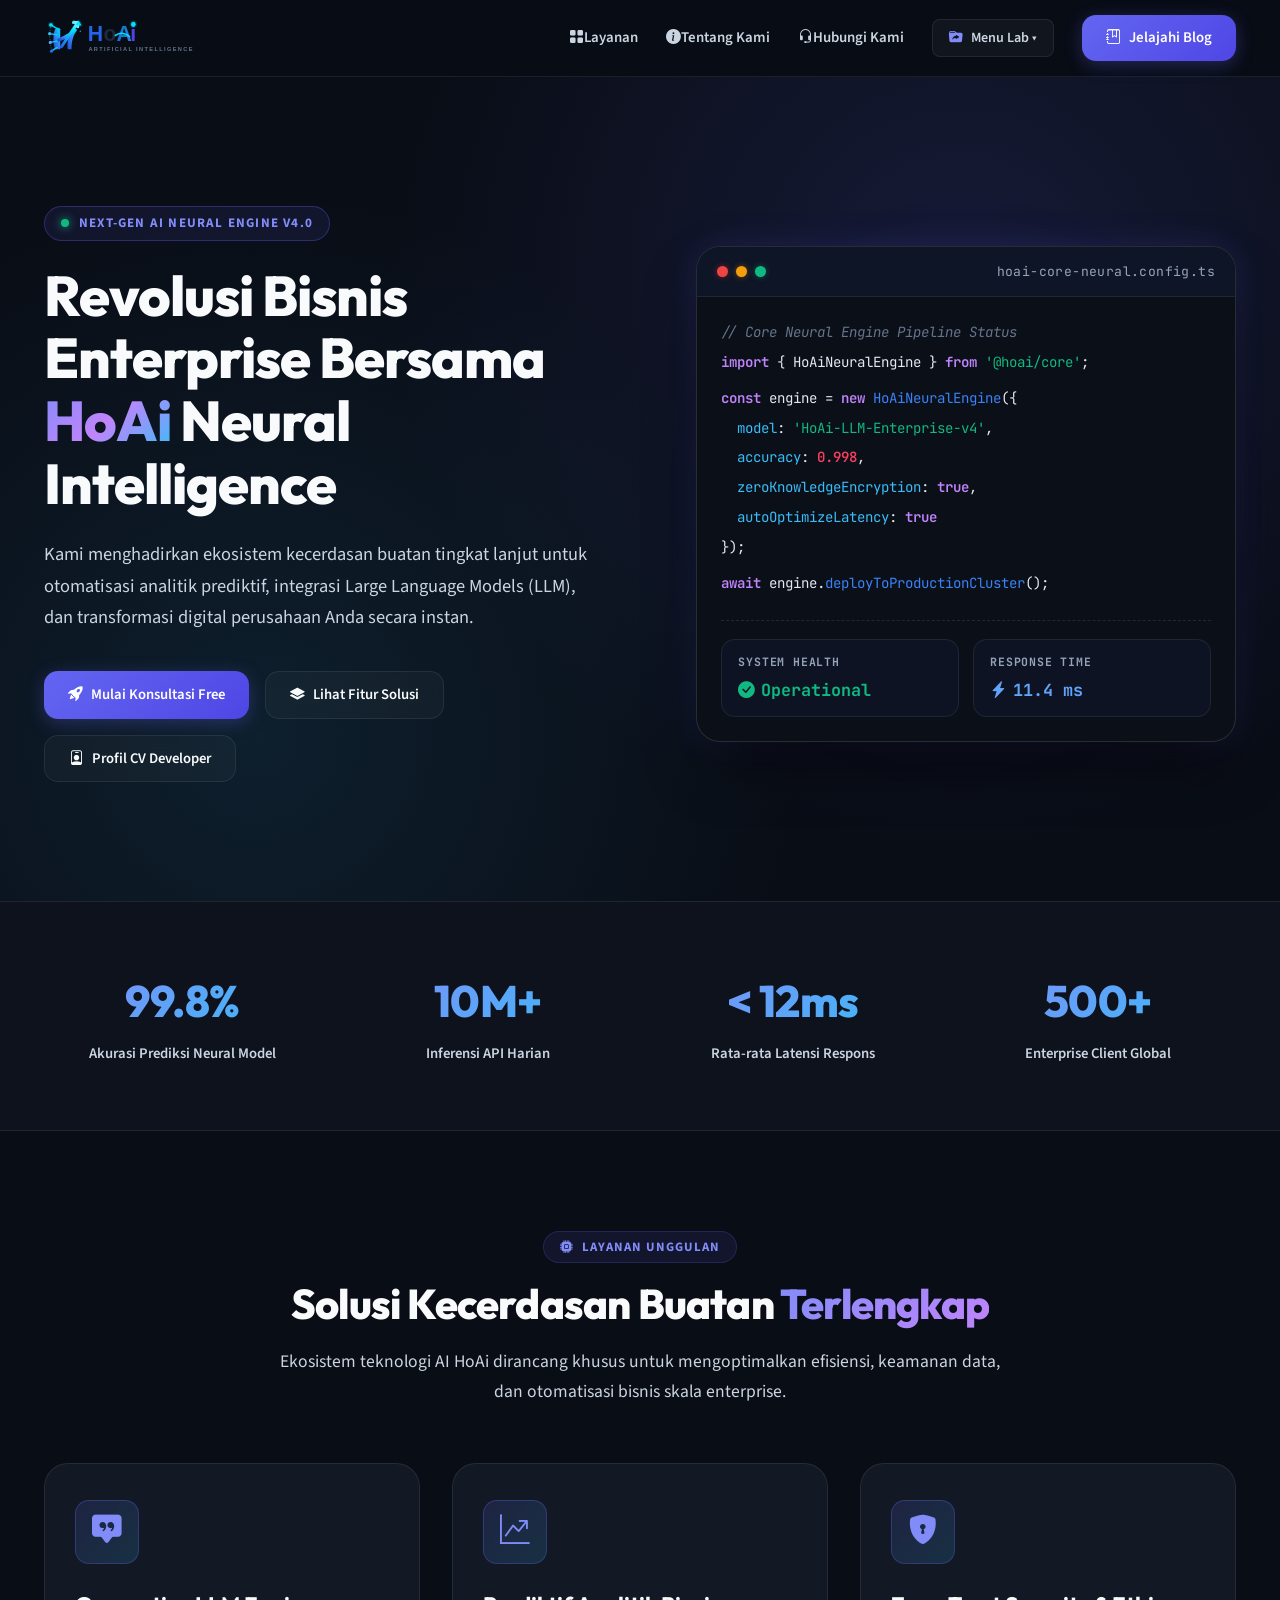
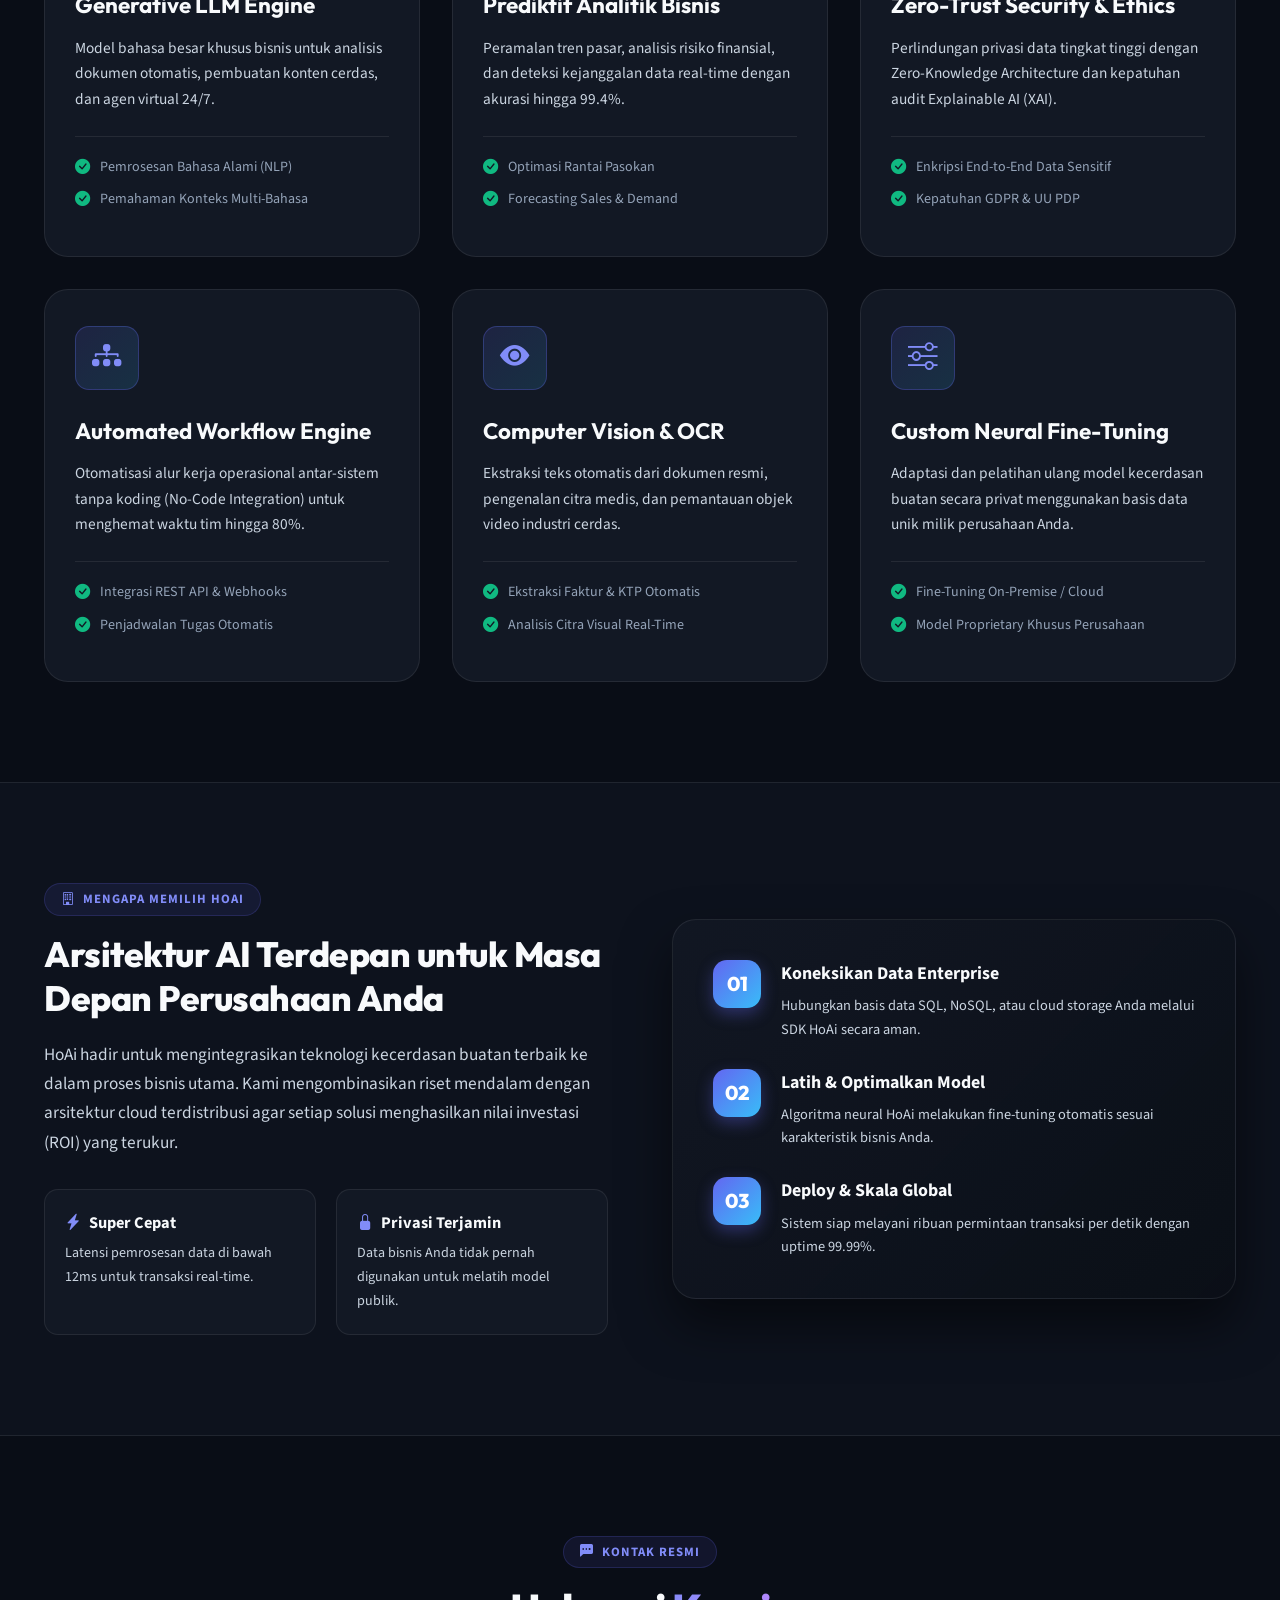
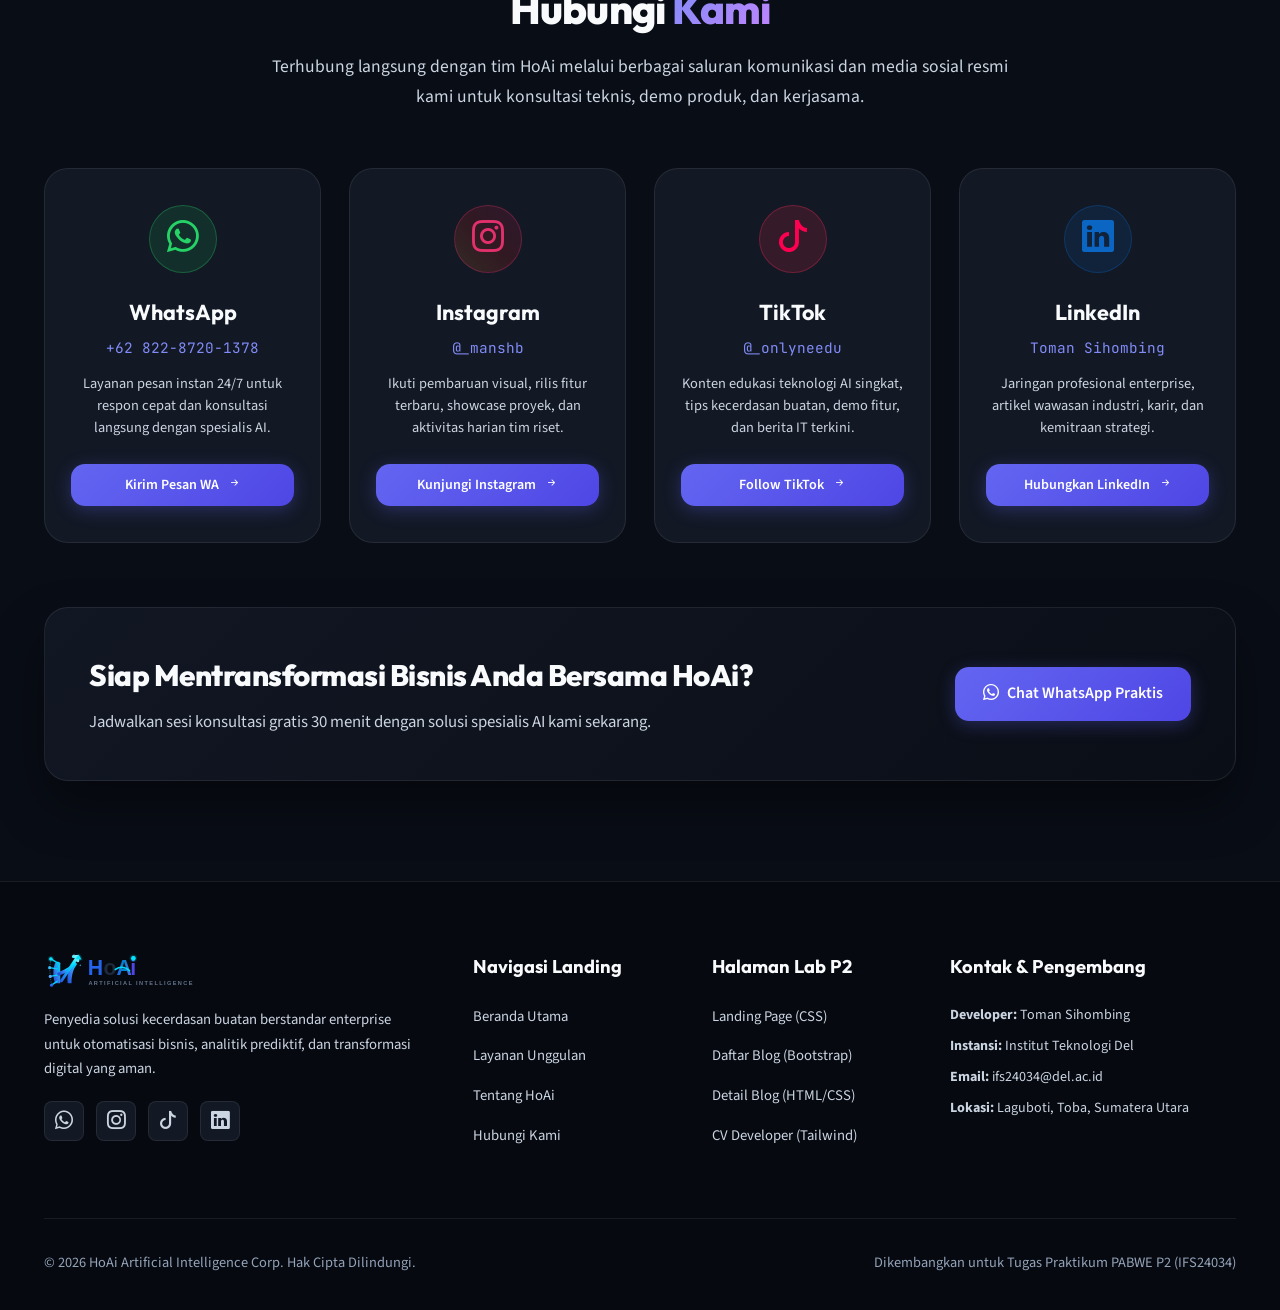
<file: index.html>
<!DOCTYPE html>
<html lang="id">
<head>
    <meta charset="UTF-8">
    <meta name="viewport" content="width=device-width, initial-scale=1.0">
    <title>HoAi - Solusi Cerdas Artificial Intelligence Masa Depan</title>
    <!-- Google Fonts -->
    <link rel="preconnect" href="https://fonts.googleapis.com">
    <link rel="preconnect" href="https://fonts.gstatic.com" crossorigin>
    <link href="https://fonts.googleapis.com/css2?family=Inter:wght@400;500;600;700&family=JetBrains+Mono:ital,wght@0,400;0,600;1,400&family=Outfit:wght@600;700;800&family=Plus+Jakarta+Sans:wght@600;700;800&family=Source+Sans+3:wght@400;600&display=swap" rel="stylesheet">
    <!-- Bootstrap Icons -->
    <link rel="stylesheet" href="https://cdn.jsdelivr.net/npm/bootstrap-icons@1.11.3/font/bootstrap-icons.min.css">
    <!-- Custom CSS -->
    <link rel="stylesheet" href="assets/css/style.css">
</head>
<body>

    <!-- Header & Navigasi -->
    <header class="site-header">
        <div class="container navbar">
            <a href="index.html" class="logo-brand">
                <img src="assets/image/logo.svg" alt="HoAi Artificial Intelligence" class="site-logo">
            </a>
            <nav class="nav-menu">
                <a href="#fitur"><i class="bi bi-grid-fill me-1"></i> Layanan</a>
                <a href="#tentang"><i class="bi bi-info-circle-fill me-1"></i> Tentang Kami</a>
                <a href="#kontak"><i class="bi bi-headset me-1"></i> Hubungi Kami</a>
                
                <!-- Dropdown Navigasi Latihan / Halaman Lain -->
                <div class="nav-latihan">
                    <button class="nav-latihan-toggle">
                        <i class="bi bi-folder-symlink-fill text-primary"></i> Menu Lab ▾
                    </button>
                    <div class="nav-latihan-menu">
                        <a href="index.html" class="is-active"><i class="bi bi-browser-chrome me-2"></i> Landing Page (CSS)</a>
                        <a href="blog.html"><i class="bi bi-journal-text me-2"></i> Daftar Blog (Bootstrap)</a>
                        <a href="cv.html"><i class="bi bi-person-vcard me-2"></i> CV Developer (Tailwind)</a>
                    </div>
                </div>

                <a href="blog.html" class="btn btn-primary"><i class="bi bi-journal-bookmark me-1"></i> Jelajahi Blog</a>
            </nav>
        </div>
    </header>

    <!-- Main Content Landmark -->
    <main>
        <!-- Hero Section -->
        <section class="hero">
        <div class="container hero-content">
            <div class="hero-text">
                <div class="eyebrow">
                    <span class="pulse-dot"></span> Next-Gen AI Neural Engine v4.0
                </div>
                <h1>Revolusi Bisnis Enterprise Bersama <span>HoAi</span> Neural Intelligence</h1>
                <p class="hero-description">Kami menghadirkan ekosistem kecerdasan buatan tingkat lanjut untuk otomatisasi analitik prediktif, integrasi Large Language Models (LLM), dan transformasi digital perusahaan Anda secara instan.</p>
                <div class="hero-buttons">
                    <a href="#kontak" class="btn btn-primary"><i class="bi bi-rocket-takeoff-fill"></i> Mulai Konsultasi Free</a>
                    <a href="#fitur" class="btn btn-outline"><i class="bi bi-layers-fill"></i> Lihat Fitur Solusi</a>
                    <a href="cv.html" class="btn btn-outline"><i class="bi bi-person-badge"></i> Profil CV Developer</a>
                </div>
            </div>

            <!-- Terminal Visual Live Demonstration -->
            <div class="hero-visual">
                <div class="floating-card">
                    <div class="terminal-header">
                        <div class="terminal-dots">
                            <span class="dot-red"></span>
                            <span class="dot-yellow"></span>
                            <span class="dot-green"></span>
                        </div>
                        <div class="terminal-title">hoai-core-neural.config.ts</div>
                    </div>
                    <div class="terminal-body">
                        <div class="code-line"><span class="code-comment">// Core Neural Engine Pipeline Status</span></div>
                        <div class="code-line"><span class="code-keyword">import</span> { HoAiNeuralEngine } <span class="code-keyword">from</span> <span class="code-str">'@hoai/core'</span>;</div>
                        <div class="code-line"></div>
                        <div class="code-line"><span class="code-keyword">const</span> engine = <span class="code-keyword">new</span> <span class="code-func">HoAiNeuralEngine</span>({</div>
                        <div class="code-line">  <span class="code-prop">model</span>: <span class="code-str">'HoAi-LLM-Enterprise-v4'</span>,</div>
                        <div class="code-line">  <span class="code-prop">accuracy</span>: <span class="code-num">0.998</span>,</div>
                        <div class="code-line">  <span class="code-prop">zeroKnowledgeEncryption</span>: <span class="code-keyword">true</span>,</div>
                        <div class="code-line">  <span class="code-prop">autoOptimizeLatency</span>: <span class="code-keyword">true</span></div>
                        <div class="code-line">});</div>
                        <div class="code-line"></div>
                        <div class="code-line"><span class="code-keyword">await</span> engine.<span class="code-func">deployToProductionCluster</span>();</div>
                        
                        <div class="terminal-stats">
                            <div class="stat-badge">
                                <div class="stat-label">System Health</div>
                                <div class="stat-value"><i class="bi bi-check-circle-fill"></i> Operational</div>
                            </div>
                            <div class="stat-badge">
                                <div class="stat-label">Response Time</div>
                                <div class="stat-value" style="color: #60a5fa;"><i class="bi bi-lightning-charge-fill"></i> 11.4 ms</div>
                            </div>
                        </div>
                    </div>
                </div>
            </div>
        </div>
    </section>

    <!-- Stats Counter Banner -->
    <section class="stats-section">
        <div class="container stats-grid">
            <div class="stat-item">
                <div class="stat-number">99.8%</div>
                <div class="stat-desc">Akurasi Prediksi Neural Model</div>
            </div>
            <div class="stat-item">
                <div class="stat-number">10M+</div>
                <div class="stat-desc">Inferensi API Harian</div>
            </div>
            <div class="stat-item">
                <div class="stat-number">&lt; 12ms</div>
                <div class="stat-desc">Rata-rata Latensi Respons</div>
            </div>
            <div class="stat-item">
                <div class="stat-number">500+</div>
                <div class="stat-desc">Enterprise Client Global</div>
            </div>
        </div>
    </section>

    <!-- Section Layanan & Fitur Utama -->
    <section id="fitur" class="features-section">
        <div class="container">
            <div class="section-header">
                <span class="section-tag"><i class="bi bi-cpu-fill"></i> Layanan Unggulan</span>
                <h2>Solusi Kecerdasan Buatan <span>Terlengkap</span></h2>
                <p>Ekosistem teknologi AI HoAi dirancang khusus untuk mengoptimalkan efisiensi, keamanan data, dan otomatisasi bisnis skala enterprise.</p>
            </div>

            <div class="features-grid">
                <!-- Card 1 -->
                <div class="feature-card">
                    <div class="feature-icon-box">
                        <i class="bi bi-chat-square-quote-fill"></i>
                    </div>
                    <h3>Generative LLM Engine</h3>
                    <p>Model bahasa besar khusus bisnis untuk analisis dokumen otomatis, pembuatan konten cerdas, dan agen virtual 24/7.</p>
                    <ul class="feature-list">
                        <li><i class="bi bi-check-circle-fill"></i> Pemrosesan Bahasa Alami (NLP)</li>
                        <li><i class="bi bi-check-circle-fill"></i> Pemahaman Konteks Multi-Bahasa</li>
                    </ul>
                </div>

                <!-- Card 2 -->
                <div class="feature-card">
                    <div class="feature-icon-box">
                        <i class="bi bi-graph-up-arrow"></i>
                    </div>
                    <h3>Prediktif Analitik Bisnis</h3>
                    <p>Peramalan tren pasar, analisis risiko finansial, dan deteksi kejanggalan data real-time dengan akurasi hingga 99.4%.</p>
                    <ul class="feature-list">
                        <li><i class="bi bi-check-circle-fill"></i> Optimasi Rantai Pasokan</li>
                        <li><i class="bi bi-check-circle-fill"></i> Forecasting Sales & Demand</li>
                    </ul>
                </div>

                <!-- Card 3 -->
                <div class="feature-card">
                    <div class="feature-icon-box">
                        <i class="bi bi-shield-lock-fill"></i>
                    </div>
                    <h3>Zero-Trust Security & Ethics</h3>
                    <p>Perlindungan privasi data tingkat tinggi dengan Zero-Knowledge Architecture dan kepatuhan audit Explainable AI (XAI).</p>
                    <ul class="feature-list">
                        <li><i class="bi bi-check-circle-fill"></i> Enkripsi End-to-End Data Sensitif</li>
                        <li><i class="bi bi-check-circle-fill"></i> Kepatuhan GDPR & UU PDP</li>
                    </ul>
                </div>

                <!-- Card 4 -->
                <div class="feature-card">
                    <div class="feature-icon-box">
                        <i class="bi bi-diagram-3-fill"></i>
                    </div>
                    <h3>Automated Workflow Engine</h3>
                    <p>Otomatisasi alur kerja operasional antar-sistem tanpa koding (No-Code Integration) untuk menghemat waktu tim hingga 80%.</p>
                    <ul class="feature-list">
                        <li><i class="bi bi-check-circle-fill"></i> Integrasi REST API & Webhooks</li>
                        <li><i class="bi bi-check-circle-fill"></i> Penjadwalan Tugas Otomatis</li>
                    </ul>
                </div>

                <!-- Card 5 -->
                <div class="feature-card">
                    <div class="feature-icon-box">
                        <i class="bi bi-eye-fill"></i>
                    </div>
                    <h3>Computer Vision & OCR</h3>
                    <p>Ekstraksi teks otomatis dari dokumen resmi, pengenalan citra medis, dan pemantauan objek video industri cerdas.</p>
                    <ul class="feature-list">
                        <li><i class="bi bi-check-circle-fill"></i> Ekstraksi Faktur & KTP Otomatis</li>
                        <li><i class="bi bi-check-circle-fill"></i> Analisis Citra Visual Real-Time</li>
                    </ul>
                </div>

                <!-- Card 6 -->
                <div class="feature-card">
                    <div class="feature-icon-box">
                        <i class="bi bi-sliders"></i>
                    </div>
                    <h3>Custom Neural Fine-Tuning</h3>
                    <p>Adaptasi dan pelatihan ulang model kecerdasan buatan secara privat menggunakan basis data unik milik perusahaan Anda.</p>
                    <ul class="feature-list">
                        <li><i class="bi bi-check-circle-fill"></i> Fine-Tuning On-Premise / Cloud</li>
                        <li><i class="bi bi-check-circle-fill"></i> Model Proprietary Khusus Perusahaan</li>
                    </ul>
                </div>
            </div>
        </div>
    </section>

    <!-- Section Tentang Kami -->
    <section id="tentang" class="about-section">
        <div class="container">
            <div class="about-grid">
                <div class="about-text">
                    <span class="section-tag"><i class="bi bi-building"></i> Mengapa Memilih HoAi</span>
                    <h3>Arsitektur AI Terdepan untuk Masa Depan Perusahaan Anda</h3>
                    <p>HoAi hadir untuk mengintegrasikan teknologi kecerdasan buatan terbaik ke dalam proses bisnis utama. Kami mengombinasikan riset mendalam dengan arsitektur cloud terdistribusi agar setiap solusi menghasilkan nilai investasi (ROI) yang terukur.</p>
                    
                    <div class="about-features">
                        <div class="about-feature-item">
                            <h4><i class="bi bi-lightning-charge-fill"></i> Super Cepat</h4>
                            <p>Latensi pemrosesan data di bawah 12ms untuk transaksi real-time.</p>
                        </div>
                        <div class="about-feature-item">
                            <h4><i class="bi bi-lock-fill"></i> Privasi Terjamin</h4>
                            <p>Data bisnis Anda tidak pernah digunakan untuk melatih model publik.</p>
                        </div>
                    </div>
                </div>

                <!-- Steps Pipeline Visual -->
                <div class="about-visual">
                    <div class="step-card">
                        <div class="step-number">01</div>
                        <div class="step-info">
                            <h4>Koneksikan Data Enterprise</h4>
                            <p>Hubungkan basis data SQL, NoSQL, atau cloud storage Anda melalui SDK HoAi secara aman.</p>
                        </div>
                    </div>

                    <div class="step-card">
                        <div class="step-number">02</div>
                        <div class="step-info">
                            <h4>Latih & Optimalkan Model</h4>
                            <p>Algoritma neural HoAi melakukan fine-tuning otomatis sesuai karakteristik bisnis Anda.</p>
                        </div>
                    </div>

                    <div class="step-card">
                        <div class="step-number">03</div>
                        <div class="step-info">
                            <h4>Deploy & Skala Global</h4>
                            <p>Sistem siap melayani ribuan permintaan transaksi per detik dengan uptime 99.99%.</p>
                        </div>
                    </div>
                </div>
            </div>
        </div>
    </section>

    <!-- Section Hubungi Kami -->
    <section id="kontak" class="contact-section">
        <div class="container">
            <div class="section-header">
                <span class="section-tag"><i class="bi bi-chat-left-dots-fill"></i> Kontak Resmi</span>
                <h2>Hubungi <span>Kami</span></h2>
                <p>Terhubung langsung dengan tim HoAi melalui berbagai saluran komunikasi dan media sosial resmi kami untuk konsultasi teknis, demo produk, dan kerjasama.</p>
            </div>

            <div class="contact-grid">
                <!-- WhatsApp -->
                <a href="https://wa.me/6282287201378" target="_blank" rel="noopener noreferrer" class="contact-card">
                    <div class="contact-icon icon-whatsapp">
                        <i class="bi bi-whatsapp"></i>
                    </div>
                    <h3>WhatsApp</h3>
                    <div class="contact-handle">+62 822-8720-1378</div>
                    <p>Layanan pesan instan 24/7 untuk respon cepat dan konsultasi langsung dengan spesialis AI.</p>
                    <span class="btn btn-primary contact-btn">Kirim Pesan WA <i class="bi bi-arrow-right-short"></i></span>
                </a>

                <!-- Instagram -->
                <a href="https://instagram.com/_manshb" target="_blank" rel="noopener noreferrer" class="contact-card">
                    <div class="contact-icon icon-instagram">
                        <i class="bi bi-instagram"></i>
                    </div>
                    <h3>Instagram</h3>
                    <div class="contact-handle">@_manshb</div>
                    <p>Ikuti pembaruan visual, rilis fitur terbaru, showcase proyek, dan aktivitas harian tim riset.</p>
                    <span class="btn btn-primary contact-btn">Kunjungi Instagram <i class="bi bi-arrow-right-short"></i></span>
                </a>

                <!-- TikTok -->
                <a href="https://tiktok.com/@_onlyneedu" target="_blank" rel="noopener noreferrer" class="contact-card">
                    <div class="contact-icon icon-tiktok">
                        <i class="bi bi-tiktok"></i>
                    </div>
                    <h3>TikTok</h3>
                    <div class="contact-handle">@_onlyneedu</div>
                    <p>Konten edukasi teknologi AI singkat, tips kecerdasan buatan, demo fitur, dan berita IT terkini.</p>
                    <span class="btn btn-primary contact-btn">Follow TikTok <i class="bi bi-arrow-right-short"></i></span>
                </a>

                <!-- LinkedIn -->
                <a href="https://linkedin.com/in/toman-sihombing" target="_blank" rel="noopener noreferrer" class="contact-card">
                    <div class="contact-icon icon-linkedin">
                        <i class="bi bi-linkedin"></i>
                    </div>
                    <h3>LinkedIn</h3>
                    <div class="contact-handle">Toman Sihombing</div>
                    <p>Jaringan profesional enterprise, artikel wawasan industri, karir, dan kemitraan strategi.</p>
                    <span class="btn btn-primary contact-btn">Hubungkan LinkedIn <i class="bi bi-arrow-right-short"></i></span>
                </a>
            </div>

            <!-- Consult Box Banner -->
            <div class="consult-box">
                <div class="consult-info">
                    <h3>Siap Mentransformasi Bisnis Anda Bersama HoAi?</h3>
                    <p>Jadwalkan sesi konsultasi gratis 30 menit dengan solusi spesialis AI kami sekarang.</p>
                </div>
                <a href="https://wa.me/6282287201378" target="_blank" class="btn btn-primary" style="padding: 14px 28px; font-size: 1rem;">
                    <i class="bi bi-whatsapp"></i> Chat WhatsApp Praktis
                </a>
            </div>
        </div>
    </section>
    </main>

    <!-- Footer -->
    <footer class="site-footer">
        <div class="container">
            <div class="footer-grid">
                <div class="footer-col">
                    <a href="index.html" class="logo-brand" style="display: inline-block; margin-bottom: 16px;">
                        <img src="assets/image/logo.svg" alt="HoAi Artificial Intelligence" class="site-logo">
                    </a>
                    <p>Penyedia solusi kecerdasan buatan berstandar enterprise untuk otomatisasi bisnis, analitik prediktif, dan transformasi digital yang aman.</p>
                    <div class="footer-socials">
                        <a href="https://wa.me/6282287201378" target="_blank" class="footer-social-btn" aria-label="WhatsApp HoAi"><i class="bi bi-whatsapp"></i></a>
                        <a href="https://instagram.com/_manshb" target="_blank" class="footer-social-btn" aria-label="Instagram HoAi"><i class="bi bi-instagram"></i></a>
                        <a href="https://tiktok.com/@_onlyneedu" target="_blank" class="footer-social-btn" aria-label="TikTok HoAi"><i class="bi bi-tiktok"></i></a>
                        <a href="https://linkedin.com/in/toman-sihombing" target="_blank" class="footer-social-btn" aria-label="LinkedIn HoAi"><i class="bi bi-linkedin"></i></a>
                    </div>
                </div>

                <div class="footer-col">
                    <h4>Navigasi Landing</h4>
                    <ul class="footer-links">
                        <li><a href="index.html">Beranda Utama</a></li>
                        <li><a href="#fitur">Layanan Unggulan</a></li>
                        <li><a href="#tentang">Tentang HoAi</a></li>
                        <li><a href="#kontak">Hubungi Kami</a></li>
                    </ul>
                </div>

                <div class="footer-col">
                    <h4>Halaman Lab P2</h4>
                    <ul class="footer-links">
                        <li><a href="index.html">Landing Page (CSS)</a></li>
                        <li><a href="blog.html">Daftar Blog (Bootstrap)</a></li>
                        <li><a href="blog-detail.html">Detail Blog (HTML/CSS)</a></li>
                        <li><a href="cv.html">CV Developer (Tailwind)</a></li>
                    </ul>
                </div>

                <div class="footer-col">
                    <h4>Kontak & Pengembang</h4>
                    <p style="font-size: 0.88rem; margin-bottom: 8px;"><strong>Developer:</strong> Toman Sihombing</p>
                    <p style="font-size: 0.88rem; margin-bottom: 8px;"><strong>Instansi:</strong> Institut Teknologi Del</p>
                    <p style="font-size: 0.88rem; margin-bottom: 8px;"><strong>Email:</strong> ifs24034@del.ac.id</p>
                    <p style="font-size: 0.88rem;"><strong>Lokasi:</strong> Laguboti, Toba, Sumatera Utara</p>
                </div>
            </div>

            <div class="footer-bottom">
                <p>&copy; 2026 HoAi Artificial Intelligence Corp. Hak Cipta Dilindungi.</p>
                <p>Dikembangkan untuk Tugas Praktikum PABWE P2 (IFS24034)</p>
            </div>
        </div>
    </footer>

</body>
</html>
</file>
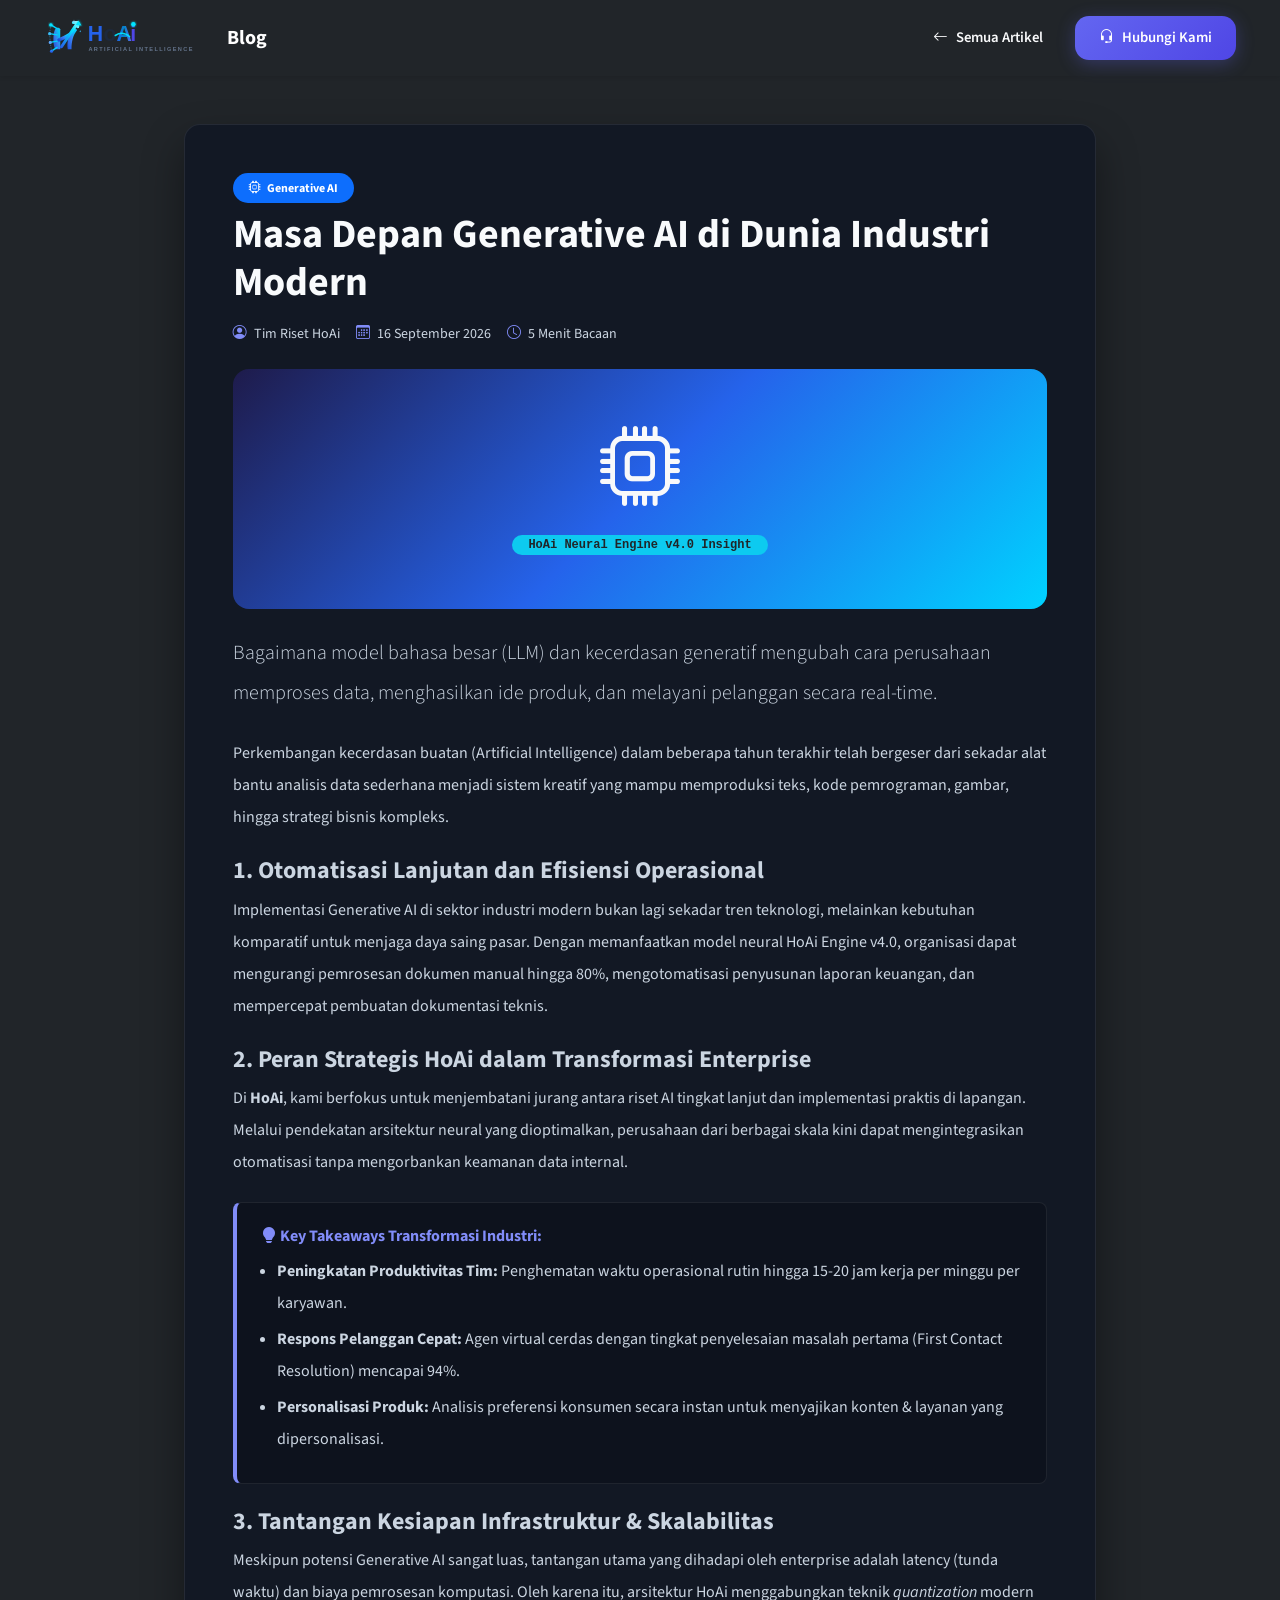
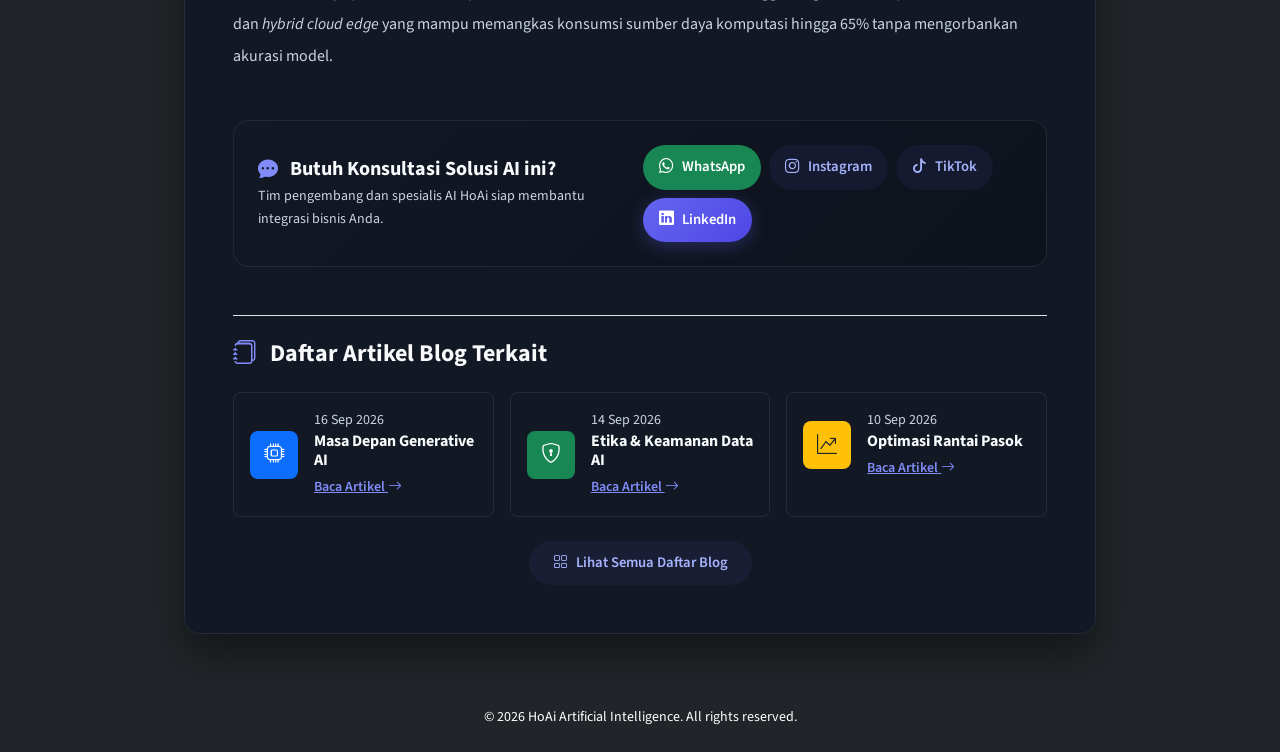
<file: blog-detail.html>
<!DOCTYPE html>
<html lang="id">
<head>
    <meta charset="UTF-8">
    <meta name="viewport" content="width=device-width, initial-scale=1.0">
    <title>Detail Artikel Blog - HoAi</title>
    <!-- Bootstrap 5 CSS -->
    <link href="https://cdn.jsdelivr.net/npm/bootstrap@5.3.3/dist/css/bootstrap.min.css" rel="stylesheet">
    <!-- Bootstrap Icons -->
    <link rel="stylesheet" href="https://cdn.jsdelivr.net/npm/bootstrap-icons@1.11.3/font/bootstrap-icons.min.css">
    <!-- Google Fonts -->
    <link rel="preconnect" href="https://fonts.googleapis.com">
    <link rel="preconnect" href="https://fonts.gstatic.com" crossorigin>
    <link href="https://fonts.googleapis.com/css2?family=Inter:wght@400;500;600;700&family=JetBrains+Mono:ital,wght@0,400;0,600;1,400&family=Outfit:wght@600;700;800&family=Plus+Jakarta+Sans:wght@600;700;800&family=Source+Sans+3:wght@400;600&display=swap" rel="stylesheet">
    <!-- Custom CSS -->
    <link rel="stylesheet" href="assets/css/style.css">
    <style>
        .hover-shadow { transition: transform 0.2s, box-shadow 0.2s; }
        .hover-shadow:hover { transform: translateY(-4px); box-shadow: 0 10px 20px rgba(0,0,0,0.1) !important; }
    </style>
</head>
<body class="bg-dark text-light min-vh-100 d-flex flex-column">

    <!-- Navbar -->
    <nav class="navbar navbar-expand-lg navbar-dark bg-dark sticky-top shadow-sm">
        <div class="container">
            <a class="navbar-brand d-flex align-items-center gap-2" href="index.html">
                <img src="assets/image/logo.svg" alt="HoAi Artificial Intelligence" class="site-logo">
                <span class="fw-bold fs-5 text-white">Blog</span>
            </a>
            <div class="ms-auto d-flex align-items-center gap-2">
                <a href="blog.html" class="btn btn-outline-light btn-sm"><i class="bi bi-arrow-left"></i> Semua Artikel</a>
                <a href="index.html#kontak" class="btn btn-primary btn-sm"><i class="bi bi-headset"></i> Hubungi Kami</a>
            </div>
        </div>
    </nav>

    <!-- Article Content Container -->
    <main class="container my-5">
        <div class="row justify-content-center">
            <div class="col-lg-9 article-container p-4 p-md-5 rounded-4">
                
                <!-- ==================== ARTIKEL 1: Generative AI ==================== -->
                <article class="article-post" id="generative-ai">
                    <!-- Meta Header Info -->
                    <div class="mb-4">
                        <span class="badge bg-primary text-white mb-2 px-3 py-2 rounded-pill"><i class="bi bi-cpu me-1"></i> Generative AI</span>
                        <h1 class="fw-bold mb-3 display-6 article-title">Masa Depan Generative AI di Dunia Industri Modern</h1>
                        <div class="article-body-text small d-flex flex-wrap gap-3 align-items-center">
                            <span><i class="bi bi-person-circle text-primary me-1"></i> Tim Riset HoAi</span>
                            <span><i class="bi bi-calendar3 text-primary me-1"></i> 16 September 2026</span>
                            <span><i class="bi bi-clock text-primary me-1"></i> 5 Menit Bacaan</span>
                        </div>
                    </div>

                    <!-- Featured Image Visual Box -->
                    <div class="article-hero-banner text-white p-5 rounded-4 d-flex flex-column align-items-center justify-content-center mb-4 text-center" style="min-height: 240px; background: linear-gradient(135deg, #1e1b4b 0%, #2563eb 50%, #00d2ff 100%);">
                        <i class="bi bi-cpu display-1 text-light mb-2"></i>
                        <span class="badge bg-info text-dark font-monospace px-3 py-1 rounded-pill mt-2">HoAi Neural Engine v4.0 Insight</span>
                    </div>

                    <!-- Body Content -->
                    <div class="content article-body-text lh-lg">
                        <p class="lead article-lead mb-4">Bagaimana model bahasa besar (LLM) dan kecerdasan generatif mengubah cara perusahaan memproses data, menghasilkan ide produk, dan melayani pelanggan secara real-time.</p>
                        
                        <p>Perkembangan kecerdasan buatan (Artificial Intelligence) dalam beberapa tahun terakhir telah bergeser dari sekadar alat bantu analisis data sederhana menjadi sistem kreatif yang mampu memproduksi teks, kode pemrograman, gambar, hingga strategi bisnis kompleks.</p>
                        
                        <h2 class="fw-bold article-heading h4 mt-4">1. Otomatisasi Lanjutan dan Efisiensi Operasional</h2>
                        <p>Implementasi Generative AI di sektor industri modern bukan lagi sekadar tren teknologi, melainkan kebutuhan komparatif untuk menjaga daya saing pasar. Dengan memanfaatkan model neural HoAi Engine v4.0, organisasi dapat mengurangi pemrosesan dokumen manual hingga 80%, mengotomatisasi penyusunan laporan keuangan, dan mempercepat pembuatan dokumentasi teknis.</p>
                        
                        <h2 class="fw-bold article-heading h4 mt-4">2. Peran Strategis HoAi dalam Transformasi Enterprise</h2>
                        <p>Di <strong>HoAi</strong>, kami berfokus untuk menjembatani jurang antara riset AI tingkat lanjut dan implementasi praktis di lapangan. Melalui pendekatan arsitektur neural yang dioptimalkan, perusahaan dari berbagai skala kini dapat mengintegrasikan otomatisasi tanpa mengorbankan keamanan data internal.</p>
                        
                        <div class="p-4 article-callout rounded-3 my-4">
                            <h3 class="fw-bold text-primary h6 mb-2"><i class="bi bi-lightbulb-fill"></i> Key Takeaways Transformasi Industri:</h3>
                            <ul class="mb-0 ps-3">
                                <li class="mb-1"><strong>Peningkatan Produktivitas Tim:</strong> Penghematan waktu operasional rutin hingga 15-20 jam kerja per minggu per karyawan.</li>
                                <li class="mb-1"><strong>Respons Pelanggan Cepat:</strong> Agen virtual cerdas dengan tingkat penyelesaian masalah pertama (First Contact Resolution) mencapai 94%.</li>
                                <li class="mb-1"><strong>Personalisasi Produk:</strong> Analisis preferensi konsumen secara instan untuk menyajikan konten & layanan yang dipersonalisasi.</li>
                            </ul>
                        </div>

                        <h2 class="fw-bold article-heading h4 mt-4">3. Tantangan Kesiapan Infrastruktur & Skalabilitas</h2>
                        <p>Meskipun potensi Generative AI sangat luas, tantangan utama yang dihadapi oleh enterprise adalah latency (tunda waktu) dan biaya pemrosesan komputasi. Oleh karena itu, arsitektur HoAi menggabungkan teknik <i>quantization</i> modern dan <i>hybrid cloud edge</i> yang mampu memangkas konsumsi sumber daya komputasi hingga 65% tanpa mengorbankan akurasi model.</p>
                    </div>
                </article>


                <!-- ==================== ARTIKEL 2: Security & Ethics ==================== -->
                <article class="article-post" id="ethic-security">
                    <!-- Meta Header Info -->
                    <div class="mb-4">
                        <span class="badge bg-success text-white mb-2 px-3 py-2 rounded-pill"><i class="bi bi-shield-lock me-1"></i> Security & Ethics</span>
                        <h1 class="fw-bold mb-3 display-6 article-title">Etika dan Keamanan Data dalam Penerapan Algoritma AI</h1>
                        <div class="article-body-text small d-flex flex-wrap gap-3 align-items-center">
                            <span><i class="bi bi-person-circle text-success me-1"></i> Spesialis Keamanan HoAi</span>
                            <span><i class="bi bi-calendar3 text-success me-1"></i> 14 September 2026</span>
                            <span><i class="bi bi-clock text-success me-1"></i> 6 Menit Bacaan</span>
                        </div>
                    </div>

                    <!-- Featured Image Visual Box -->
                    <div class="article-hero-banner text-white p-5 rounded-4 d-flex flex-column align-items-center justify-content-center mb-4 text-center" style="min-height: 240px; background: linear-gradient(135deg, #064e3b 0%, #10b981 50%, #059669 100%);">
                        <i class="bi bi-shield-lock display-1 text-light mb-2"></i>
                        <span class="badge bg-light text-dark font-monospace px-3 py-1 rounded-pill mt-2">HoAi SafeGuard Framework v2.1</span>
                    </div>

                    <!-- Body Content -->
                    <div class="content article-body-text lh-lg">
                        <p class="lead article-lead mb-4">Menjaga privasi pengguna, kepatuhan regulasi GDPR/PDP, dan transparansi sistem kecerdasan buatan agar tetap aman digunakan di sektor finansial dan kesehatan.</p>
                        
                        <p>Penerapan kecerdasan buatan dalam skala besar membawa tanggung jawab etis yang tinggi. Ketika kecerdasan buatan dipercaya untuk menilai permohonan kredit, menganalisis diagnosa medis, atau memproses identitas pribadi, risiko ketidakpastian (halusinasi) dan bias data wajib dimitigasi secara transparan.</p>
                        
                        <h2 class="fw-bold article-heading h4 mt-4">1. Mitigasi Bias Algoritma dan Model Auditability</h2>
                        <p>Model pembelajaran mesin bekerja berdasarkan data historis yang diinputkan. Jika data tersebut mengandung bias bias implisit, AI akan memperkuat bias tersebut. Di HoAi, kami merancang arsitektur <i>Explainable AI (XAI)</i> yang memungkinkan setiap keputusan keputusan model dapat dilacak kembali hingga ke fitur bobot dasarnya secara auditabel.</p>
                        
                        <h2 class="fw-bold article-heading h4 mt-4">2. Zero-Knowledge Architecture & Enkripsi Data Sensitive</h2>
                        <p>Keamanan data adalah pilar utama dari <strong>HoAi SafeGuard Framework</strong>. Kami menerapkan arsitektur enkripsi end-to-end berbasis Zero-Knowledge Proof (ZKP), sehingga data pelanggan tidak pernah disimpan dalam bentuk plaintext di server kami maupun digunakan untuk melatih model umum tanpa izin eksplisit.</p>
                        
                        <div class="p-4 article-callout rounded-3 my-4">
                            <h3 class="fw-bold text-success h6 mb-2"><i class="bi bi-shield-check"></i> Pilar Utama Keamanan Data HoAi:</h3>
                            <ul class="mb-0 ps-3">
                                <li class="mb-1"><strong>Kepatuhan PDP & GDPR:</strong> Menjamin seluruh pemrosesan data memenuhi standar perlindungan data pribadi nasional dan internasional.</li>
                                <li class="mb-1"><strong>Anonymization Dynamic:</strong> Otomatisasi pengacakan identitas (PVI scrubbing) sebelum data diproses oleh model kecerdasan buatan.</li>
                                <li class="mb-1"><strong>Real-time Anomaly Detection:</strong> Pengawasan 24/7 terhadap indikasi kebocoran prompt atau serangan injection.</li>
                            </ul>
                        </div>

                        <h2 class="fw-bold article-heading h4 mt-4">3. Langkah Nyata Membangun Trust di Sektor Enterprise</h2>
                        <p>Mengintegrasikan AI yang aman memerlukan tata kelola (governance) yang terstruktur. HoAi terus bekerja sama dengan auditor independen dan lembaga sertifikasi keamanan untuk memastikan bahwa inovasi kecerdasan buatan yang kami berikan senantiasa etis, terukur, dan terlindungi dari ancaman siber masa depan.</p>
                    </div>
                </article>


                <!-- ==================== ARTIKEL 3: Analytics & Supply Chain ==================== -->
                <article class="article-post" id="supply-chain">
                    <!-- Meta Header Info -->
                    <div class="mb-4">
                        <span class="badge bg-warning text-dark mb-2 px-3 py-2 rounded-pill"><i class="bi bi-graph-up-arrow me-1"></i> Analytics & Supply Chain</span>
                        <h1 class="fw-bold mb-3 display-6 article-title">Optimasi Rantai Pasok Menggunakan Prediktif Analitik</h1>
                        <div class="article-body-text small d-flex flex-wrap gap-3 align-items-center">
                            <span><i class="bi bi-person-circle text-warning me-1"></i> Tim Data Analytics HoAi</span>
                            <span><i class="bi bi-calendar3 text-warning me-1"></i> 10 September 2026</span>
                            <span><i class="bi bi-clock text-warning me-1"></i> 4 Menit Bacaan</span>
                        </div>
                    </div>

                    <!-- Featured Image Visual Box -->
                    <div class="article-hero-banner text-white p-5 rounded-4 d-flex flex-column align-items-center justify-content-center mb-4 text-center" style="min-height: 240px; background: linear-gradient(135deg, #78350f 0%, #d97706 50%, #f59e0b 100%);">
                        <i class="bi bi-graph-up-arrow display-1 text-light mb-2"></i>
                        <span class="badge bg-dark text-warning font-monospace px-3 py-1 rounded-pill mt-2">HoAi Logistics Predictor Engine</span>
                    </div>

                    <!-- Body Content -->
                    <div class="content article-body-text lh-lg">
                        <p class="lead article-lead mb-4">Studi kasus efisiensi logistik global menggunakan algoritma prediksi cerdas yang dikembangkan oleh HoAi untuk mengurangi estimasi kerugian stok dan keterlambatan pengiriman.</p>
                        
                        <p>Disrupsi rantai pasok global dalam beberapa tahun terakhir menegaskan pentingnya visibilitas dan prediksi akurat dalam pengelolaan pasokan barang. Metode peramalan konvensional berbasis spreadsheet tidak lagi memadai untuk menangani ketidakpastian iklim, dinamika bahan bakar, dan variasi permintaan konsumen yang fluktuatif.</p>
                        
                        <h2 class="fw-bold article-heading h4 mt-4">1. Transformasi Data Logistik Mentah Menjadi Prediksi Akurat</h2>
                        <p>Dengan menggabungkan data histori transaksi, pola tren musim, dan indikator ekonomi makro, <strong>HoAi Logistics Predictor Engine</strong> mampu memodelkan peramalan permintaan stok dengan tingkat akurasi hingga 92%. Sistem ini memberikan rekomendasi kuantitas pemesanan secara otomatis guna mencegah penumpukan gudang (overstock) maupun kehabisan stok (stockout).</p>
                        
                        <h2 class="fw-bold article-heading h4 mt-4">2. Mitigasi Rute Pengiriman dan Prediksi Cuaca Real-Time</h2>
                        <p>Algoritma analitik prediktif HoAi memantau lebih dari 50 variabel rute pengiriman darat, laut, dan udara. Ketika terdeteksi potensi kendala cuaca atau penumpukan di pelabuhan tujuan, sistem secara otomatis memberikan rute alternatif teroptimasi untuk menghemat konsumsi energi dan waktu transit.</p>
                        
                        <div class="p-4 article-callout rounded-3 my-4">
                            <h3 class="fw-bold text-warning h6 mb-2"><i class="bi bi-graph-up"></i> Dampak Efisiensi Rantai Pasok HoAi:</h3>
                            <ul class="mb-0 ps-3">
                                <li class="mb-1"><strong>Efisiensi Stok Gudang:</strong> Pengurangan biaya penyimpanan dan stok mati hingga 35%.</li>
                                <li class="mb-1"><strong>Ketepatan Waktu Pengiriman:</strong> Peningkatan On-Time In-Full (OTIF) delivery hingga 98.4%.</li>
                                <li class="mb-1"><strong>Pengurangan Biaya Logistik:</strong> Penghematan total biaya operasional pengiriman hingga 28%.</li>
                            </ul>
                        </div>

                        <h2 class="fw-bold article-heading h4 mt-4">3. Integrasi Mudah dengan ERP & Dashboard Interaktif</h2>
                        <p>Modul analitik HoAi dirancang agar dapat terhubung secara lancar ke berbagai platform ERP terkemuka melalui REST API yang aman. Keputusan bisnis yang biasanya membutuhkan waktu diskusi berturut-turut kini dapat diselesaikan dalam waktu singkat berkat dashboard rekomendasi visual otomatis.</p>
                    </div>
                </article>


                <!-- Section Fitur Hubungi Kami di Bawah Artikel -->
                <div class="mt-5 p-4 article-contact-box rounded-4">
                    <div class="d-flex flex-column flex-md-row align-items-md-center justify-content-between gap-3">
                        <div>
                            <h2 class="fw-bold mb-1 article-title h5"><i class="bi bi-chat-dots-fill text-primary me-2"></i> Butuh Konsultasi Solusi AI ini?</h2>
                            <p class="article-body-text small mb-0">Tim pengembang dan spesialis AI HoAi siap membantu integrasi bisnis Anda.</p>
                        </div>
                        <div class="d-flex flex-wrap gap-2">
                            <a href="https://wa.me/6282287201378" target="_blank" class="btn btn-success btn-sm px-3 rounded-pill">
                                <i class="bi bi-whatsapp"></i> WhatsApp
                            </a>
                            <a href="https://instagram.com/_manshb" target="_blank" class="btn btn-outline-primary btn-sm px-3 rounded-pill">
                                <i class="bi bi-instagram"></i> Instagram
                            </a>
                            <a href="https://tiktok.com/@_onlyneedu" target="_blank" class="btn btn-outline-primary btn-sm px-3 rounded-pill">
                                <i class="bi bi-tiktok"></i> TikTok
                            </a>
                            <a href="https://linkedin.com/in/toman-sihombing" target="_blank" class="btn btn-primary btn-sm px-3 rounded-pill">
                                <i class="bi bi-linkedin"></i> LinkedIn
                            </a>
                        </div>
                    </div>
                </div>

                <!-- Daftar Artikel Blog / Rekomendasi Navigasi -->
                <div class="mt-5 pt-4 border-top">
                    <h2 class="fw-bold article-heading h4 mb-4"><i class="bi bi-journals text-primary me-2"></i> Daftar Artikel Blog Terkait</h2>
                    <div id="related-articles" class="row g-3">
                        
                        <!-- Link ke Artikel 1 -->
                        <div class="col-md-4">
                            <div class="card h-100 related-card rounded-3 p-3 hover-shadow">
                                <div class="d-flex align-items-center gap-3">
                                    <div class="bg-primary rounded-3 p-3 d-flex align-items-center justify-content-center text-white" style="width: 48px; height: 48px; flex-shrink: 0;">
                                        <i class="bi bi-cpu fs-5"></i>
                                    </div>
                                    <div class="flex-grow-1">
                                        <div class="article-body-text small">16 Sep 2026</div>
                                        <h3 class="fw-bold h6 mb-1"><a href="#generative-ai" class="text-decoration-none related-title">Masa Depan Generative AI</a></h3>
                                        <a href="#generative-ai" class="text-primary small fw-semibold">Baca Artikel <i class="bi bi-arrow-right"></i></a>
                                    </div>
                                </div>
                            </div>
                        </div>

                        <!-- Link ke Artikel 2 -->
                        <div class="col-md-4">
                            <div class="card h-100 related-card rounded-3 p-3 hover-shadow">
                                <div class="d-flex align-items-center gap-3">
                                    <div class="bg-success rounded-3 p-3 d-flex align-items-center justify-content-center text-white" style="width: 48px; height: 48px; flex-shrink: 0;">
                                        <i class="bi bi-shield-lock fs-5"></i>
                                    </div>
                                    <div class="flex-grow-1">
                                        <div class="article-body-text small">14 Sep 2026</div>
                                        <h3 class="fw-bold h6 mb-1"><a href="#ethic-security" class="text-decoration-none related-title">Etika & Keamanan Data AI</a></h3>
                                        <a href="#ethic-security" class="text-primary small fw-semibold">Baca Artikel <i class="bi bi-arrow-right"></i></a>
                                    </div>
                                </div>
                            </div>
                        </div>

                        <!-- Link ke Artikel 3 -->
                        <div class="col-md-4">
                            <div class="card h-100 related-card rounded-3 p-3 hover-shadow">
                                <div class="d-flex align-items-center gap-3">
                                    <div class="bg-warning rounded-3 p-3 d-flex align-items-center justify-content-center text-dark" style="width: 48px; height: 48px; flex-shrink: 0;">
                                        <i class="bi bi-graph-up-arrow fs-5"></i>
                                    </div>
                                    <div class="flex-grow-1">
                                        <div class="article-body-text small">10 Sep 2026</div>
                                        <h3 class="fw-bold h6 mb-1"><a href="#supply-chain" class="text-decoration-none related-title">Optimasi Rantai Pasok</a></h3>
                                        <a href="#supply-chain" class="text-primary small fw-semibold">Baca Artikel <i class="bi bi-arrow-right"></i></a>
                                    </div>
                                </div>
                            </div>
                        </div>

                    </div>
                    <div class="mt-4 text-center">
                        <a href="blog.html" class="btn btn-outline-primary rounded-pill px-4"><i class="bi bi-grid"></i> Lihat Semua Daftar Blog</a>
                    </div>
                </div>

            </div>
        </div>
    </main>

    <!-- Footer -->
    <footer class="bg-dark text-white text-center py-4 mt-auto">
        <div class="container">
            <p class="mb-0 small">&copy; 2026 HoAi Artificial Intelligence. All rights reserved.</p>
        </div>
    </footer>

</body>
</html>
</file>
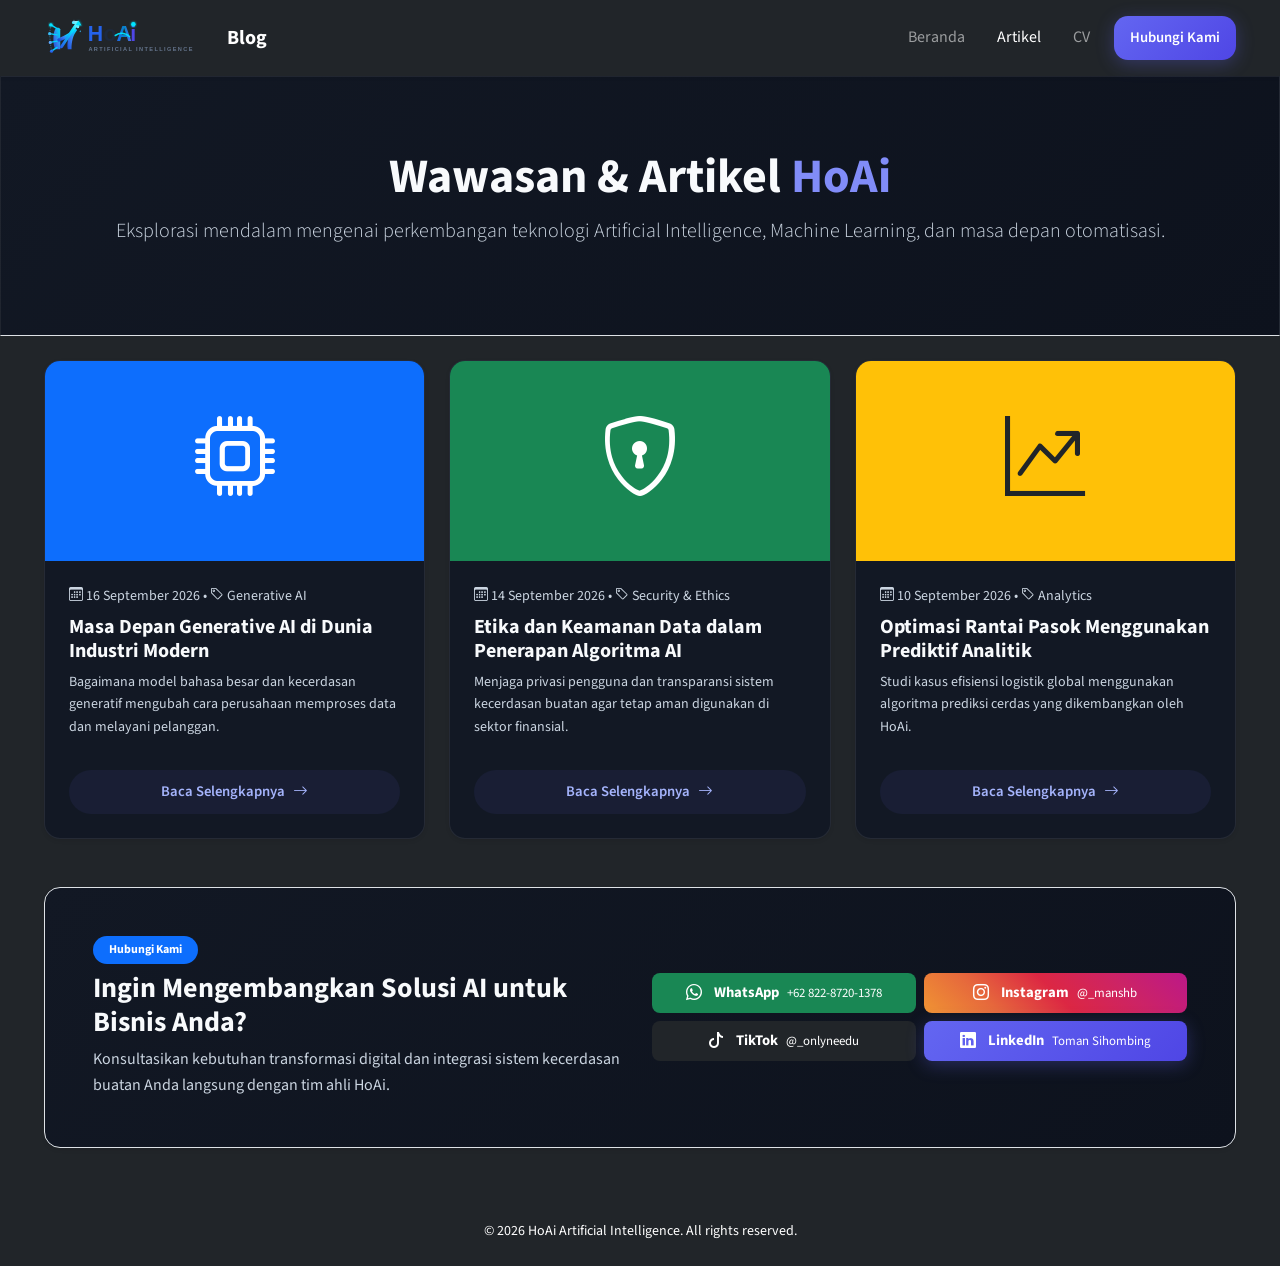
<file: blog.html>
<!DOCTYPE html>
<html lang="id">
<head>
    <meta charset="UTF-8">
    <meta name="viewport" content="width=device-width, initial-scale=1.0">
    <title>Blog & Wawasan AI - HoAi</title>
    <!-- Bootstrap 5 CSS -->
    <link href="https://cdn.jsdelivr.net/npm/bootstrap@5.3.3/dist/css/bootstrap.min.css" rel="stylesheet">
    <!-- Bootstrap Icons -->
    <link rel="stylesheet" href="https://cdn.jsdelivr.net/npm/bootstrap-icons@1.11.3/font/bootstrap-icons.min.css">
    <!-- Google Fonts -->
    <link rel="preconnect" href="https://fonts.googleapis.com">
    <link rel="preconnect" href="https://fonts.gstatic.com" crossorigin>
    <link href="https://fonts.googleapis.com/css2?family=Inter:wght@400;500;600;700&family=JetBrains+Mono:ital,wght@0,400;0,600;1,400&family=Outfit:wght@600;700;800&family=Plus+Jakarta+Sans:wght@600;700;800&family=Source+Sans+3:wght@400;600&display=swap" rel="stylesheet">
    <!-- Custom CSS -->
    <link rel="stylesheet" href="assets/css/style.css">
</head>
<body class="bg-dark text-light min-vh-100 d-flex flex-column">

    <!-- Navbar -->
    <nav class="navbar navbar-expand-lg navbar-dark bg-dark sticky-top shadow-sm">
        <div class="container">
            <a class="navbar-brand d-flex align-items-center gap-2" href="index.html">
                <img src="assets/image/logo.svg" alt="HoAi Artificial Intelligence" class="site-logo">
                <span class="fw-bold fs-5 text-white">Blog</span>
            </a>
            <button class="navbar-toggler" type="button" data-bs-toggle="collapse" data-bs-target="#navbarNav" aria-label="Toggle navigation">
                <span class="navbar-toggler-icon"></span>
            </button>
            <div class="collapse navbar-collapse justify-content-end" id="navbarNav">
                <ul class="navbar-nav align-items-center gap-3">
                    <li class="nav-item"><a class="nav-link" href="index.html">Beranda</a></li>
                    <li class="nav-item"><a class="nav-link active" href="blog.html">Artikel</a></li>
                    <li class="nav-item"><a class="nav-link" href="cv.html">CV</a></li>
                    <li class="nav-item"><a class="btn btn-primary btn-sm px-3" href="index.html#kontak">Hubungi Kami</a></li>
                </ul>
            </div>
        </div>
    </nav>

    <!-- Header Banner -->
    <header class="py-5 article-contact-box border-bottom mb-4">
        <div class="container text-center py-4">
            <h1 class="fw-bold display-5 article-title">Wawasan & Artikel <span class="text-primary">HoAi</span></h1>
            <p class="article-body-text lead">Eksplorasi mendalam mengenai perkembangan teknologi Artificial Intelligence, Machine Learning, dan masa depan otomatisasi.</p>
        </div>
    </header>

    <!-- Main Content: Daftar Blog -->
    <main class="container mb-5">
        <div class="row g-4">
            <!-- Artikel 1 -->
            <div class="col-md-4">
                <div class="card h-100 shadow-sm border-0 blog-card-wrapper rounded-4 overflow-hidden hover-shadow">
                    <div class="bg-primary text-white p-5 d-flex align-items-center justify-content-center" style="height: 200px;">
                        <i class="bi bi-cpu display-1"></i>
                    </div>
                    <div class="card-body p-4 d-flex flex-column">
                        <div class="mb-2 article-body-text small"><i class="bi bi-calendar3"></i> 16 September 2026 &bull; <i class="bi bi-tag"></i> Generative AI</div>
                        <h2 class="card-title h5 fw-bold article-title">Masa Depan Generative AI di Dunia Industri Modern</h2>
                        <p class="card-text article-body-text small flex-grow-1">Bagaimana model bahasa besar dan kecerdasan generatif mengubah cara perusahaan memproses data dan melayani pelanggan.</p>
                        <a href="blog-detail.html#generative-ai" class="btn btn-outline-primary mt-3 rounded-pill">Baca Selengkapnya <i class="bi bi-arrow-right"></i></a>
                    </div>
                </div>
            </div>

            <!-- Artikel 2 -->
            <div class="col-md-4">
                <div class="card h-100 shadow-sm border-0 blog-card-wrapper rounded-4 overflow-hidden hover-shadow">
                    <div class="bg-success text-white p-5 d-flex align-items-center justify-content-center" style="height: 200px;">
                        <i class="bi bi-shield-lock display-1"></i>
                    </div>
                    <div class="card-body p-4 d-flex flex-column">
                        <div class="mb-2 article-body-text small"><i class="bi bi-calendar3"></i> 14 September 2026 &bull; <i class="bi bi-tag"></i> Security & Ethics</div>
                        <h2 class="card-title h5 fw-bold article-title">Etika dan Keamanan Data dalam Penerapan Algoritma AI</h2>
                        <p class="card-text article-body-text small flex-grow-1">Menjaga privasi pengguna dan transparansi sistem kecerdasan buatan agar tetap aman digunakan di sektor finansial.</p>
                        <a href="blog-detail.html#ethic-security" class="btn btn-outline-primary mt-3 rounded-pill">Baca Selengkapnya <i class="bi bi-arrow-right"></i></a>
                    </div>
                </div>
            </div>

            <!-- Artikel 3 -->
            <div class="col-md-4">
                <div class="card h-100 shadow-sm border-0 blog-card-wrapper rounded-4 overflow-hidden hover-shadow">
                    <div class="bg-warning text-dark p-5 d-flex align-items-center justify-content-center" style="height: 200px;">
                        <i class="bi bi-graph-up-arrow display-1"></i>
                    </div>
                    <div class="card-body p-4 d-flex flex-column">
                        <div class="mb-2 article-body-text small"><i class="bi bi-calendar3"></i> 10 September 2026 &bull; <i class="bi bi-tag"></i> Analytics</div>
                        <h2 class="card-title h5 fw-bold article-title">Optimasi Rantai Pasok Menggunakan Prediktif Analitik</h2>
                        <p class="card-text article-body-text small flex-grow-1">Studi kasus efisiensi logistik global menggunakan algoritma prediksi cerdas yang dikembangkan oleh HoAi.</p>
                        <a href="blog-detail.html#supply-chain" class="btn btn-outline-primary mt-3 rounded-pill">Baca Selengkapnya <i class="bi bi-arrow-right"></i></a>
                    </div>
                </div>
            </div>
        </div>

        <!-- Fitur Hubungi Kami di Blog Page -->
        <div class="mt-5 p-4 p-md-5 article-contact-box rounded-4 shadow-sm border">
            <div class="row align-items-center g-4">
                <div class="col-lg-6">
                    <span class="badge bg-primary text-white mb-2 px-3 py-2 rounded-pill">Hubungi Kami</span>
                    <h2 class="fw-bold article-title h3">Ingin Mengembangkan Solusi AI untuk Bisnis Anda?</h2>
                    <p class="article-body-text mb-0">Konsultasikan kebutuhan transformasi digital dan integrasi sistem kecerdasan buatan Anda langsung dengan tim ahli HoAi.</p>
                </div>
                <div class="col-lg-6">
                    <div class="row g-2">
                        <div class="col-6">
                            <a href="https://wa.me/6282287201378" target="_blank" class="btn btn-success w-100 py-2 rounded-3 text-start small fw-bold">
                                <i class="bi bi-whatsapp me-1 fs-6"></i> WhatsApp<br><span class="fw-normal text-white small">+62 822-8720-1378</span>
                            </a>
                        </div>
                        <div class="col-6">
                            <a href="https://instagram.com/_manshb" target="_blank" class="btn btn-danger w-100 py-2 rounded-3 text-start small fw-bold" style="background: linear-gradient(45deg, #f09433, #e6683c, #dc2743, #cc2366, #bc1888); border: none;">
                                <i class="bi bi-instagram me-1 fs-6"></i> Instagram<br><span class="fw-normal text-white small">@_manshb</span>
                            </a>
                        </div>
                        <div class="col-6">
                            <a href="https://tiktok.com/@_onlyneedu" target="_blank" class="btn btn-dark w-100 py-2 rounded-3 text-start small fw-bold">
                                <i class="bi bi-tiktok me-1 fs-6"></i> TikTok<br><span class="fw-normal text-white small">@_onlyneedu</span>
                            </a>
                        </div>
                        <div class="col-6">
                            <a href="https://linkedin.com/in/toman-sihombing" target="_blank" class="btn btn-primary w-100 py-2 rounded-3 text-start small fw-bold">
                                <i class="bi bi-linkedin me-1 fs-6"></i> LinkedIn<br><span class="fw-normal text-white small">Toman Sihombing</span>
                            </a>
                        </div>
                    </div>
                </div>
            </div>
        </div>
    </main>

    <!-- Footer -->
    <footer class="bg-dark text-white text-center py-4 mt-auto">
        <div class="container">
            <p class="mb-0 small">&copy; 2026 HoAi Artificial Intelligence. All rights reserved.</p>
        </div>
    </footer>

</body>
</html>
</file>
<file: assets/css/style.css>
/* ==========================================================================
   HoAi Artificial Intelligence - High-End Minimalist Modern Theme
   External CSS Stylesheet (Praktikum PABWE P2)
   ========================================================================== */

/* --- Multi-Article Pure CSS Switcher for blog-detail.html --- */
.article-post {
    display: none;
}

.article-post:first-child,
.article-post:target {
    display: block;
}

:root:has(.article-post:target) .article-post:not(:target) {
    display: none !important;
}

/* --- Core Color System: Neo-Minimalist Enterprise Dark & Light --- */
:root {
    --primary: #6366f1;
    --primary-hover: #4f46e5;
    --primary-light: #818cf8;
    --primary-glow: rgba(99, 102, 241, 0.3);
    
    --accent-blue: #3b82f6;
    --accent-cyan: #38bdf8;
    --accent-emerald: #10b981;
    --accent-purple: #c084fc;
    --accent-rose: #f43f5e;
    --accent-amber: #f59e0b;

    --bg-main: #090d16;
    --bg-header: rgba(9, 13, 22, 0.85);
    --bg-section: #0d121d;
    --bg-card: #121824;
    --bg-card-hover: #172030;
    --bg-terminal: #0b0f17;
    
    --text-main: #f8fafc;
    --text-light: #cbd5e1;
    --text-muted: #94a3b8;
    --text-dim: #64748b;
    
    --border: rgba(255, 255, 255, 0.08);
    --border-hover: rgba(99, 102, 241, 0.4);
    --border-glow: rgba(56, 189, 248, 0.35);
    
    --font-heading: 'Outfit', 'Plus Jakarta Sans', sans-serif;
    --font-sans: 'Source Sans 3', 'Inter', system-ui, -apple-system, sans-serif;
    --font-mono: 'JetBrains Mono', 'Fira Code', monospace;
    
    --footer-bg: #060910;
    --radius-sm: 8px;
    --radius-md: 14px;
    --radius-lg: 20px;
    --radius-xl: 24px;
}

[data-theme="light"] {
    --bg-main: #f8fafc;
    --bg-header: rgba(248, 250, 252, 0.88);
    --bg-section: #f1f5f9;
    --bg-card: #ffffff;
    --bg-card-hover: #f8fafc;
    --bg-terminal: #0f172a;
    
    --text-main: #0f172a;
    --text-light: #334155;
    --text-muted: #64748b;
    --text-dim: #94a3b8;
    
    --border: #e2e8f0;
    --border-hover: rgba(99, 102, 241, 0.5);
    --footer-bg: #0f172a;
}

/* --- Global Reset & Essentials --- */
* {
    margin: 0;
    padding: 0;
    box-sizing: border-box;
}

html {
    scroll-behavior: smooth;
    font-size: 16px;
}

body {
    font-family: var(--font-sans);
    background-color: var(--bg-main);
    color: var(--text-main);
    line-height: 1.6;
    overflow-x: hidden;
    transition: background-color 0.3s ease, color 0.3s ease;
    -webkit-font-smoothing: antialiased;
    -moz-osx-font-smoothing: grayscale;
}

.container {
    width: 100%;
    max-width: 1240px;
    margin: 0 auto;
    padding: 0 24px;
}

/* --- Brand Logo Styling --- */
.site-logo {
    height: 40px;
    width: auto;
    object-fit: contain;
    transition: transform 0.25s ease, filter 0.25s ease;
    display: inline-block;
    vertical-align: middle;
}

.site-logo:hover {
    transform: translateY(-1px) scale(1.02);
    filter: drop-shadow(0 4px 14px rgba(99, 102, 241, 0.45));
}

/* --- Header & Navigation Bar --- */
.site-header {
    background-color: var(--bg-header);
    backdrop-filter: blur(16px);
    -webkit-backdrop-filter: blur(16px);
    border-bottom: 1px solid var(--border);
    position: sticky;
    top: 0;
    z-index: 1000;
    transition: all 0.3s ease;
}

.navbar {
    display: flex;
    justify-content: space-between;
    align-items: center;
    min-height: 76px;
}

.logo-brand {
    display: flex;
    align-items: center;
    text-decoration: none;
}

.nav-menu {
    display: flex;
    align-items: center;
    gap: 28px;
}

.nav-menu a {
    color: var(--text-light);
    text-decoration: none;
    font-weight: 600;
    font-size: 0.93rem;
    transition: all 0.2s ease;
    display: flex;
    align-items: center;
}

.nav-menu a:hover {
    color: var(--primary-light);
}

/* Dropdown Menu Lab / Halaman Lain */
.nav-latihan {
    position: relative;
    display: inline-block;
}

.nav-latihan-toggle {
    background: rgba(255, 255, 255, 0.04);
    border: 1px solid var(--border);
    color: var(--text-light);
    padding: 8px 16px;
    border-radius: var(--radius-sm);
    font-family: var(--font-sans);
    font-weight: 600;
    font-size: 0.88rem;
    cursor: pointer;
    transition: all 0.2s ease;
    display: flex;
    align-items: center;
    gap: 8px;
}

.nav-latihan:hover .nav-latihan-toggle,
.nav-latihan-toggle:hover {
    border-color: var(--primary-light);
    color: var(--text-main);
    background: rgba(99, 102, 241, 0.12);
}

.nav-latihan-menu {
    display: none;
    position: absolute;
    right: 0;
    top: 100%;
    margin-top: 10px;
    background-color: var(--bg-card);
    min-width: 240px;
    box-shadow: 0 20px 40px rgba(0, 0, 0, 0.6);
    border: 1px solid var(--border);
    border-radius: var(--radius-md);
    overflow: hidden;
    z-index: 100;
    backdrop-filter: blur(20px);
    animation: fadeInDown 0.2s ease forwards;
}

@keyframes fadeInDown {
    from { opacity: 0; transform: translateY(-8px); }
    to { opacity: 1; transform: translateY(0); }
}

.nav-latihan:hover .nav-latihan-menu {
    display: block;
}

.nav-latihan-menu a {
    display: flex;
    align-items: center;
    padding: 12px 18px;
    font-size: 0.88rem;
    color: var(--text-light);
    border-bottom: 1px solid var(--border);
    transition: all 0.2s ease;
}

.nav-latihan-menu a:last-child {
    border-bottom: none;
}

.nav-latihan-menu a:hover {
    background-color: rgba(99, 102, 241, 0.12);
    color: var(--primary-light);
    padding-left: 22px;
}

.nav-latihan-menu a.is-active {
    color: var(--primary-light);
    font-weight: 700;
    background-color: rgba(99, 102, 241, 0.08);
}

/* --- Buttons System --- */
.btn {
    display: inline-flex;
    align-items: center;
    justify-content: center;
    gap: 8px;
    padding: 11px 24px;
    border-radius: var(--radius-md);
    font-weight: 600;
    font-size: 0.92rem;
    text-decoration: none;
    transition: all 0.25s cubic-bezier(0.16, 1, 0.3, 1);
    cursor: pointer;
    border: none;
    outline: none;
}

.btn-primary {
    background: linear-gradient(135deg, #6366f1 0%, #4f46e5 100%);
    color: #ffffff !important;
    box-shadow: 0 4px 18px var(--primary-glow);
    position: relative;
    overflow: hidden;
}

.btn-primary:hover {
    background: linear-gradient(135deg, #4f46e5 0%, #4338ca 100%);
    transform: translateY(-2px);
    box-shadow: 0 8px 24px rgba(99, 102, 241, 0.45);
}

.btn-outline {
    background-color: rgba(255, 255, 255, 0.03);
    border: 1px solid var(--border);
    color: var(--text-main);
    backdrop-filter: blur(8px);
}

.btn-outline:hover {
    border-color: var(--primary-light);
    background-color: rgba(99, 102, 241, 0.1);
    color: var(--primary-light);
    transform: translateY(-2px);
}

/* --- Hero Section --- */
.hero {
    position: relative;
    padding: 90px 0 80px 0;
    min-height: calc(100vh - 76px);
    display: flex;
    align-items: center;
    background: 
        radial-gradient(circle at 75% 25%, rgba(99, 102, 241, 0.15) 0%, transparent 50%),
        radial-gradient(circle at 20% 80%, rgba(56, 189, 248, 0.1) 0%, transparent 45%);
}

.hero-content {
    display: grid;
    grid-template-columns: 1.05fr 0.95fr;
    gap: 56px;
    align-items: center;
}

.eyebrow {
    display: inline-flex;
    align-items: center;
    gap: 10px;
    padding: 6px 16px;
    background: rgba(99, 102, 241, 0.1);
    border: 1px solid rgba(99, 102, 241, 0.3);
    color: var(--primary-light);
    border-radius: 50px;
    font-size: 0.82rem;
    font-weight: 700;
    text-transform: uppercase;
    letter-spacing: 1.2px;
    margin-bottom: 24px;
}

.pulse-dot {
    width: 8px;
    height: 8px;
    background-color: var(--accent-emerald);
    border-radius: 50%;
    box-shadow: 0 0 10px var(--accent-emerald);
    animation: pulseGlow 2s infinite;
}

@keyframes pulseGlow {
    0% { transform: scale(0.95); box-shadow: 0 0 0 0 rgba(16, 185, 129, 0.7); }
    70% { transform: scale(1); box-shadow: 0 0 0 8px rgba(16, 185, 129, 0); }
    100% { transform: scale(0.95); box-shadow: 0 0 0 0 rgba(16, 185, 129, 0); }
}

.hero-text h1 {
    font-family: var(--font-heading);
    font-size: 3.5rem;
    font-weight: 800;
    line-height: 1.12;
    margin-bottom: 24px;
    letter-spacing: -1px;
}

.hero-text h1 span {
    background: linear-gradient(135deg, #818cf8 0%, #c084fc 50%, #38bdf8 100%);
    -webkit-background-clip: text;
    -webkit-text-fill-color: transparent;
}

.hero-description {
    color: var(--text-light);
    font-size: 1.15rem;
    margin-bottom: 38px;
    max-width: 560px;
    line-height: 1.7;
    font-weight: 400;
}

.hero-buttons {
    display: flex;
    flex-wrap: wrap;
    gap: 16px;
}

/* --- Modern High-Precision Terminal Widget (Hero Visual) --- */
.hero-visual {
    display: flex;
    justify-content: center;
    position: relative;
}

.hero-visual::before {
    content: '';
    position: absolute;
    width: 100%;
    height: 100%;
    background: radial-gradient(circle, rgba(99, 102, 241, 0.2) 0%, transparent 70%);
    filter: blur(40px);
    z-index: 0;
    top: 0;
    left: 0;
}

.floating-card {
    position: relative;
    z-index: 1;
    background-color: var(--bg-terminal);
    border: 1px solid rgba(255, 255, 255, 0.12);
    border-radius: var(--radius-xl);
    padding: 0;
    width: 100%;
    max-width: 540px;
    box-shadow: 
        0 30px 60px -15px rgba(0, 0, 0, 0.7),
        0 0 35px rgba(99, 102, 241, 0.18);
    overflow: hidden;
    transition: all 0.35s cubic-bezier(0.16, 1, 0.3, 1);
    backdrop-filter: blur(20px);
}

.floating-card:hover {
    border-color: rgba(99, 102, 241, 0.45);
    transform: translateY(-6px);
    box-shadow: 
        0 35px 70px -15px rgba(0, 0, 0, 0.8),
        0 0 50px rgba(99, 102, 241, 0.28);
}

.terminal-header {
    background-color: rgba(15, 23, 42, 0.8);
    padding: 14px 20px;
    display: flex;
    align-items: center;
    justify-content: space-between;
    border-bottom: 1px solid rgba(255, 255, 255, 0.08);
}

.terminal-dots {
    display: flex;
    gap: 8px;
    align-items: center;
}

.terminal-dots span {
    width: 11px;
    height: 11px;
    border-radius: 50%;
    display: inline-block;
}

.dot-red { background-color: #ef4444; box-shadow: 0 0 6px rgba(239, 68, 68, 0.4); }
.dot-yellow { background-color: #f59e0b; box-shadow: 0 0 6px rgba(245, 158, 11, 0.4); }
.dot-green { background-color: #10b981; box-shadow: 0 0 6px rgba(16, 185, 129, 0.4); }

.terminal-title {
    font-family: var(--font-mono);
    font-size: 0.82rem;
    color: var(--text-muted);
    letter-spacing: 0.4px;
}

.terminal-body {
    padding: 24px;
    font-family: var(--font-mono);
    font-size: 0.88rem;
    line-height: 1.7;
    color: #e2e8f0;
}

.code-line {
    margin-bottom: 6px;
    white-space: pre;
    overflow-x: auto;
}

.code-keyword { color: var(--accent-purple); font-weight: 600; }
.code-func { color: var(--accent-blue); }
.code-prop { color: var(--accent-cyan); }
.code-num { color: var(--accent-rose); font-weight: 600; }
.code-str { color: var(--accent-emerald); }
.code-comment { color: var(--text-dim); font-style: italic; }

/* Stats Bar inside Terminal Card */
.terminal-stats {
    margin-top: 24px;
    padding-top: 18px;
    border-top: 1px dashed rgba(255, 255, 255, 0.1);
    display: grid;
    grid-template-columns: 1fr 1fr;
    gap: 14px;
}

.stat-badge {
    background-color: rgba(15, 23, 42, 0.6);
    padding: 12px 16px;
    border-radius: var(--radius-md);
    border: 1px solid rgba(255, 255, 255, 0.08);
    transition: border-color 0.2s;
}

.stat-badge:hover {
    border-color: rgba(99, 102, 241, 0.3);
}

.stat-label {
    font-size: 0.72rem;
    color: var(--text-muted);
    text-transform: uppercase;
    letter-spacing: 0.8px;
    font-weight: 700;
    margin-bottom: 4px;
}

.stat-value {
    font-size: 1.05rem;
    font-weight: 700;
    color: var(--accent-emerald);
    display: flex;
    align-items: center;
    gap: 6px;
}

/* --- Stats Counter Banner --- */
.stats-section {
    padding: 48px 0;
    background-color: var(--bg-section);
    border-top: 1px solid var(--border);
    border-bottom: 1px solid var(--border);
}

.stats-grid {
    display: grid;
    grid-template-columns: repeat(4, 1fr);
    gap: 28px;
    text-align: center;
}

.stat-item {
    padding: 16px;
    border-radius: var(--radius-md);
    transition: transform 0.2s ease;
}

.stat-item:hover {
    transform: translateY(-3px);
}

.stat-number {
    font-family: var(--font-heading);
    font-size: 2.75rem;
    font-weight: 800;
    background: linear-gradient(135deg, #818cf8, #38bdf8);
    -webkit-background-clip: text;
    -webkit-text-fill-color: transparent;
    margin-bottom: 6px;
    letter-spacing: -0.5px;
}

.stat-desc {
    color: var(--text-light);
    font-size: 0.92rem;
    font-weight: 600;
}

/* --- Shared Section Headers --- */
.section-header {
    text-align: center;
    max-width: 740px;
    margin: 0 auto 56px auto;
}

.section-tag {
    display: inline-flex;
    align-items: center;
    gap: 8px;
    padding: 5px 16px;
    background: rgba(99, 102, 241, 0.1);
    color: var(--primary-light);
    border-radius: 30px;
    font-size: 0.8rem;
    font-weight: 700;
    text-transform: uppercase;
    letter-spacing: 1px;
    margin-bottom: 16px;
    border: 1px solid rgba(99, 102, 241, 0.2);
}

.section-header h2 {
    font-family: var(--font-heading);
    font-size: 2.6rem;
    font-weight: 800;
    margin-bottom: 18px;
    letter-spacing: -0.8px;
    line-height: 1.2;
}

.section-header h2 span {
    background: linear-gradient(135deg, #818cf8, #c084fc);
    -webkit-background-clip: text;
    -webkit-text-fill-color: transparent;
}

.section-header p {
    color: var(--text-light);
    font-size: 1.1rem;
    line-height: 1.7;
}

/* --- Features Section (#fitur) --- */
.features-section {
    padding: 100px 0;
    background-color: var(--bg-main);
}

.features-grid {
    display: grid;
    grid-template-columns: repeat(auto-fit, minmax(330px, 1fr));
    gap: 32px;
}

.feature-card {
    background-color: var(--bg-card);
    border: 1px solid var(--border);
    border-radius: var(--radius-xl);
    padding: 36px 30px;
    transition: all 0.3s cubic-bezier(0.16, 1, 0.3, 1);
    display: flex;
    flex-direction: column;
    position: relative;
    overflow: hidden;
}

.feature-card::before {
    content: '';
    position: absolute;
    top: 0;
    left: 0;
    width: 100%;
    height: 3px;
    background: linear-gradient(90deg, transparent, var(--primary), transparent);
    opacity: 0;
    transition: opacity 0.3s ease;
}

.feature-card:hover {
    transform: translateY(-8px);
    border-color: var(--border-hover);
    box-shadow: 0 25px 50px rgba(0, 0, 0, 0.4), 0 0 25px rgba(99, 102, 241, 0.15);
    background-color: var(--bg-card-hover);
}

.feature-card:hover::before {
    opacity: 1;
}

.feature-icon-box {
    width: 64px;
    height: 64px;
    border-radius: var(--radius-md);
    display: flex;
    align-items: center;
    justify-content: center;
    font-size: 1.85rem;
    margin-bottom: 24px;
    background: linear-gradient(135deg, rgba(99, 102, 241, 0.15), rgba(56, 189, 248, 0.15));
    color: var(--primary-light);
    border: 1px solid rgba(99, 102, 241, 0.3);
    transition: transform 0.3s ease;
}

.feature-card:hover .feature-icon-box {
    transform: scale(1.08);
}

.feature-card h3 {
    font-family: var(--font-heading);
    font-size: 1.4rem;
    font-weight: 700;
    margin-bottom: 12px;
    color: var(--text-main);
}

.feature-card p {
    color: var(--text-light);
    font-size: 0.96rem;
    line-height: 1.65;
    margin-bottom: 24px;
    flex-grow: 1;
}

.feature-list {
    list-style: none;
    margin-top: auto;
    padding-top: 18px;
    border-top: 1px solid var(--border);
}

.feature-list li {
    font-size: 0.88rem;
    color: var(--text-muted);
    margin-bottom: 8px;
    display: flex;
    align-items: center;
    gap: 10px;
}

.feature-list li i {
    color: var(--accent-emerald);
    font-size: 0.95rem;
}

/* --- About Section (#tentang) --- */
.about-section {
    padding: 100px 0;
    background-color: var(--bg-section);
    border-top: 1px solid var(--border);
    border-bottom: 1px solid var(--border);
}

.about-grid {
    display: grid;
    grid-template-columns: 1fr 1fr;
    gap: 64px;
    align-items: center;
}

.about-text h3 {
    font-family: var(--font-heading);
    font-size: 2.2rem;
    font-weight: 800;
    margin-bottom: 20px;
    line-height: 1.25;
    letter-spacing: -0.5px;
}

.about-text p {
    color: var(--text-light);
    font-size: 1.08rem;
    margin-bottom: 28px;
    line-height: 1.7;
}

.about-features {
    display: grid;
    grid-template-columns: 1fr 1fr;
    gap: 20px;
    margin-top: 32px;
}

.about-feature-item {
    background-color: var(--bg-card);
    padding: 20px;
    border-radius: var(--radius-md);
    border: 1px solid var(--border);
}

.about-feature-item h4 {
    font-size: 1.02rem;
    font-weight: 700;
    color: var(--text-main);
    margin-bottom: 6px;
    display: flex;
    align-items: center;
    gap: 8px;
}

.about-feature-item h4 i {
    color: var(--primary-light);
}

.about-feature-item p {
    font-size: 0.88rem;
    color: var(--text-light);
    margin: 0;
}

.about-visual {
    background: linear-gradient(135deg, rgba(18, 24, 36, 0.9), rgba(11, 15, 23, 0.95));
    border: 1px solid var(--border);
    border-radius: var(--radius-xl);
    padding: 40px;
    box-shadow: 0 25px 50px rgba(0, 0, 0, 0.5);
}

.step-card {
    display: flex;
    gap: 20px;
    margin-bottom: 28px;
}

.step-card:last-child {
    margin-bottom: 0;
}

.step-number {
    width: 48px;
    height: 48px;
    border-radius: var(--radius-md);
    background: linear-gradient(135deg, #6366f1, #38bdf8);
    color: #ffffff;
    font-family: var(--font-heading);
    font-weight: 800;
    display: flex;
    align-items: center;
    justify-content: center;
    font-size: 1.25rem;
    flex-shrink: 0;
    box-shadow: 0 6px 16px rgba(99, 102, 241, 0.35);
}

.step-info h4 {
    font-size: 1.12rem;
    font-weight: 700;
    margin-bottom: 6px;
}

.step-info p {
    font-size: 0.9rem;
    color: var(--text-light);
    margin: 0;
}

/* --- Contact Section (#kontak) --- */
.contact-section {
    padding: 100px 0;
    background-color: var(--bg-main);
}

.contact-grid {
    display: grid;
    grid-template-columns: repeat(auto-fit, minmax(260px, 1fr));
    gap: 28px;
    margin-bottom: 64px;
}

.contact-card {
    background-color: var(--bg-card);
    border: 1px solid var(--border);
    border-radius: var(--radius-xl);
    padding: 36px 26px;
    text-align: center;
    transition: all 0.3s cubic-bezier(0.16, 1, 0.3, 1);
    display: flex;
    flex-direction: column;
    align-items: center;
    text-decoration: none;
    color: var(--text-main);
}

.contact-card:hover {
    transform: translateY(-8px);
    border-color: var(--primary-light);
    box-shadow: 0 25px 50px rgba(0, 0, 0, 0.5), 0 0 30px rgba(99, 102, 241, 0.2);
    background-color: var(--bg-card-hover);
}

.contact-icon {
    width: 68px;
    height: 68px;
    border-radius: 50%;
    display: flex;
    align-items: center;
    justify-content: center;
    font-size: 2rem;
    margin-bottom: 22px;
    transition: transform 0.3s ease;
}

.contact-card:hover .contact-icon {
    transform: scale(1.12);
}

.icon-whatsapp {
    background-color: rgba(37, 211, 102, 0.12);
    color: #25d366;
    border: 1px solid rgba(37, 211, 102, 0.3);
}

.icon-instagram {
    background: linear-gradient(45deg, rgba(240, 148, 51, 0.15), rgba(230, 30, 26, 0.15), rgba(204, 35, 102, 0.15));
    color: #e1306c;
    border: 1px solid rgba(225, 48, 108, 0.3);
}

.icon-tiktok {
    background-color: rgba(254, 44, 85, 0.15);
    color: #ff0050;
    border: 1px solid rgba(254, 44, 85, 0.3);
}

.icon-linkedin {
    background-color: rgba(10, 102, 194, 0.15);
    color: #0a66c2;
    border: 1px solid rgba(10, 102, 194, 0.3);
}

.contact-card h3 {
    font-family: var(--font-heading);
    font-size: 1.35rem;
    font-weight: 700;
    margin-bottom: 6px;
}

.contact-card .contact-handle {
    font-family: var(--font-mono);
    font-size: 0.9rem;
    color: var(--primary-light);
    margin-bottom: 14px;
}

.contact-card p {
    font-size: 0.9rem;
    color: var(--text-light);
    margin-bottom: 24px;
    line-height: 1.55;
}

.contact-card .contact-btn {
    margin-top: auto;
    width: 100%;
    padding: 10px 16px;
    font-size: 0.88rem;
}

/* Consultation Box Banner */
.consult-box {
    background: linear-gradient(135deg, rgba(18, 24, 36, 0.95), rgba(11, 15, 23, 0.95));
    border: 1px solid var(--border);
    border-radius: var(--radius-xl);
    padding: 44px;
    display: flex;
    justify-content: space-between;
    align-items: center;
    gap: 32px;
    box-shadow: 0 25px 50px rgba(0, 0, 0, 0.4);
}

.consult-info h3 {
    font-family: var(--font-heading);
    font-size: 1.85rem;
    font-weight: 800;
    margin-bottom: 10px;
    letter-spacing: -0.5px;
}

.consult-info p {
    color: var(--text-light);
    font-size: 1.05rem;
    margin: 0;
}

/* --- Footer --- */
.site-footer {
    background-color: var(--footer-bg);
    border-top: 1px solid var(--border);
    padding: 70px 0 36px 0;
}

.footer-grid {
    display: grid;
    grid-template-columns: 2fr 1fr 1fr 1.5fr;
    gap: 48px;
    margin-bottom: 56px;
}

.footer-col h4 {
    font-family: var(--font-heading);
    font-size: 1.15rem;
    font-weight: 700;
    margin-bottom: 22px;
    color: var(--text-main);
}

.footer-col p {
    color: var(--text-light);
    font-size: 0.92rem;
    line-height: 1.65;
}

.footer-links {
    list-style: none;
}

.footer-links li {
    margin-bottom: 14px;
}

.footer-links a {
    color: var(--text-light);
    text-decoration: none;
    font-size: 0.92rem;
    transition: color 0.2s;
}

.footer-links a:hover {
    color: var(--primary-light);
}

.footer-socials {
    display: flex;
    gap: 12px;
    margin-top: 20px;
}

.footer-social-btn {
    width: 40px;
    height: 40px;
    border-radius: var(--radius-sm);
    background-color: var(--bg-card);
    border: 1px solid var(--border);
    color: var(--text-light);
    display: flex;
    align-items: center;
    justify-content: center;
    text-decoration: none;
    font-size: 1.15rem;
    transition: all 0.2s ease;
}

.footer-social-btn:hover {
    border-color: var(--primary-light);
    color: var(--primary-light);
    background-color: rgba(99, 102, 241, 0.12);
    transform: translateY(-2px);
}

.footer-bottom {
    padding-top: 32px;
    border-top: 1px solid var(--border);
    display: flex;
    justify-content: space-between;
    align-items: center;
    color: var(--text-muted);
    font-size: 0.9rem;
}

/* --- Styles specific to Blog (blog.html & blog-detail.html) & Accessibility Contrast --- */
.card, .blog-card-wrapper, .related-card {
    background-color: var(--bg-card) !important;
    border: 1px solid var(--border) !important;
    color: var(--text-main) !important;
}

.article-container {
    background-color: var(--bg-card);
    border: 1px solid var(--border);
    box-shadow: 0 20px 40px rgba(0, 0, 0, 0.4);
}

.article-title {
    color: var(--text-main) !important;
}

.article-body-text {
    color: var(--text-light) !important;
}

.article-callout {
    background-color: var(--bg-section);
    border: 1px solid var(--border);
    border-left: 4px solid var(--primary-light);
}

.article-contact-box {
    background: linear-gradient(135deg, var(--bg-card), var(--bg-section));
    border: 1px solid var(--border);
}

/* WCAG High Contrast Adjustments */
.text-primary {
    color: #818cf8 !important;
}

.btn-outline-primary {
    color: #a5b4fc !important;
    border-color: #6366f1 !important;
    background-color: rgba(99, 102, 241, 0.08) !important;
}

.btn-outline-primary:hover {
    color: #ffffff !important;
    background-color: #6366f1 !important;
    border-color: #6366f1 !important;
}

.related-title {
    color: #f8fafc !important;
}

.related-title:hover {
    color: #818cf8 !important;
}

/* --- Styles specific to CV (cv.html) --- */
.cv-main-card {
    border-color: var(--border);
}

/* --- Responsive Media Queries --- */
@media (max-width: 992px) {
    .hero-content {
        grid-template-columns: 1fr;
        text-align: center;
    }
    .hero-text h1 {
        font-size: 2.8rem;
    }
    .hero-description {
        margin-left: auto;
        margin-right: auto;
    }
    .hero-buttons {
        justify-content: center;
    }
    .stats-grid {
        grid-template-columns: repeat(2, 1fr);
    }
    .about-grid {
        grid-template-columns: 1fr;
    }
    .consult-box {
        flex-direction: column;
        text-align: center;
    }
    .footer-grid {
        grid-template-columns: 1fr 1fr;
    }
}

@media (max-width: 600px) {
    .hero-text h1 {
        font-size: 2.2rem;
    }
    .stats-grid {
        grid-template-columns: 1fr;
    }
    .footer-grid {
        grid-template-columns: 1fr;
    }
    .nav-menu {
        gap: 14px;
    }
    .footer-bottom {
        flex-direction: column;
        gap: 14px;
        text-align: center;
    }
}
</file>
